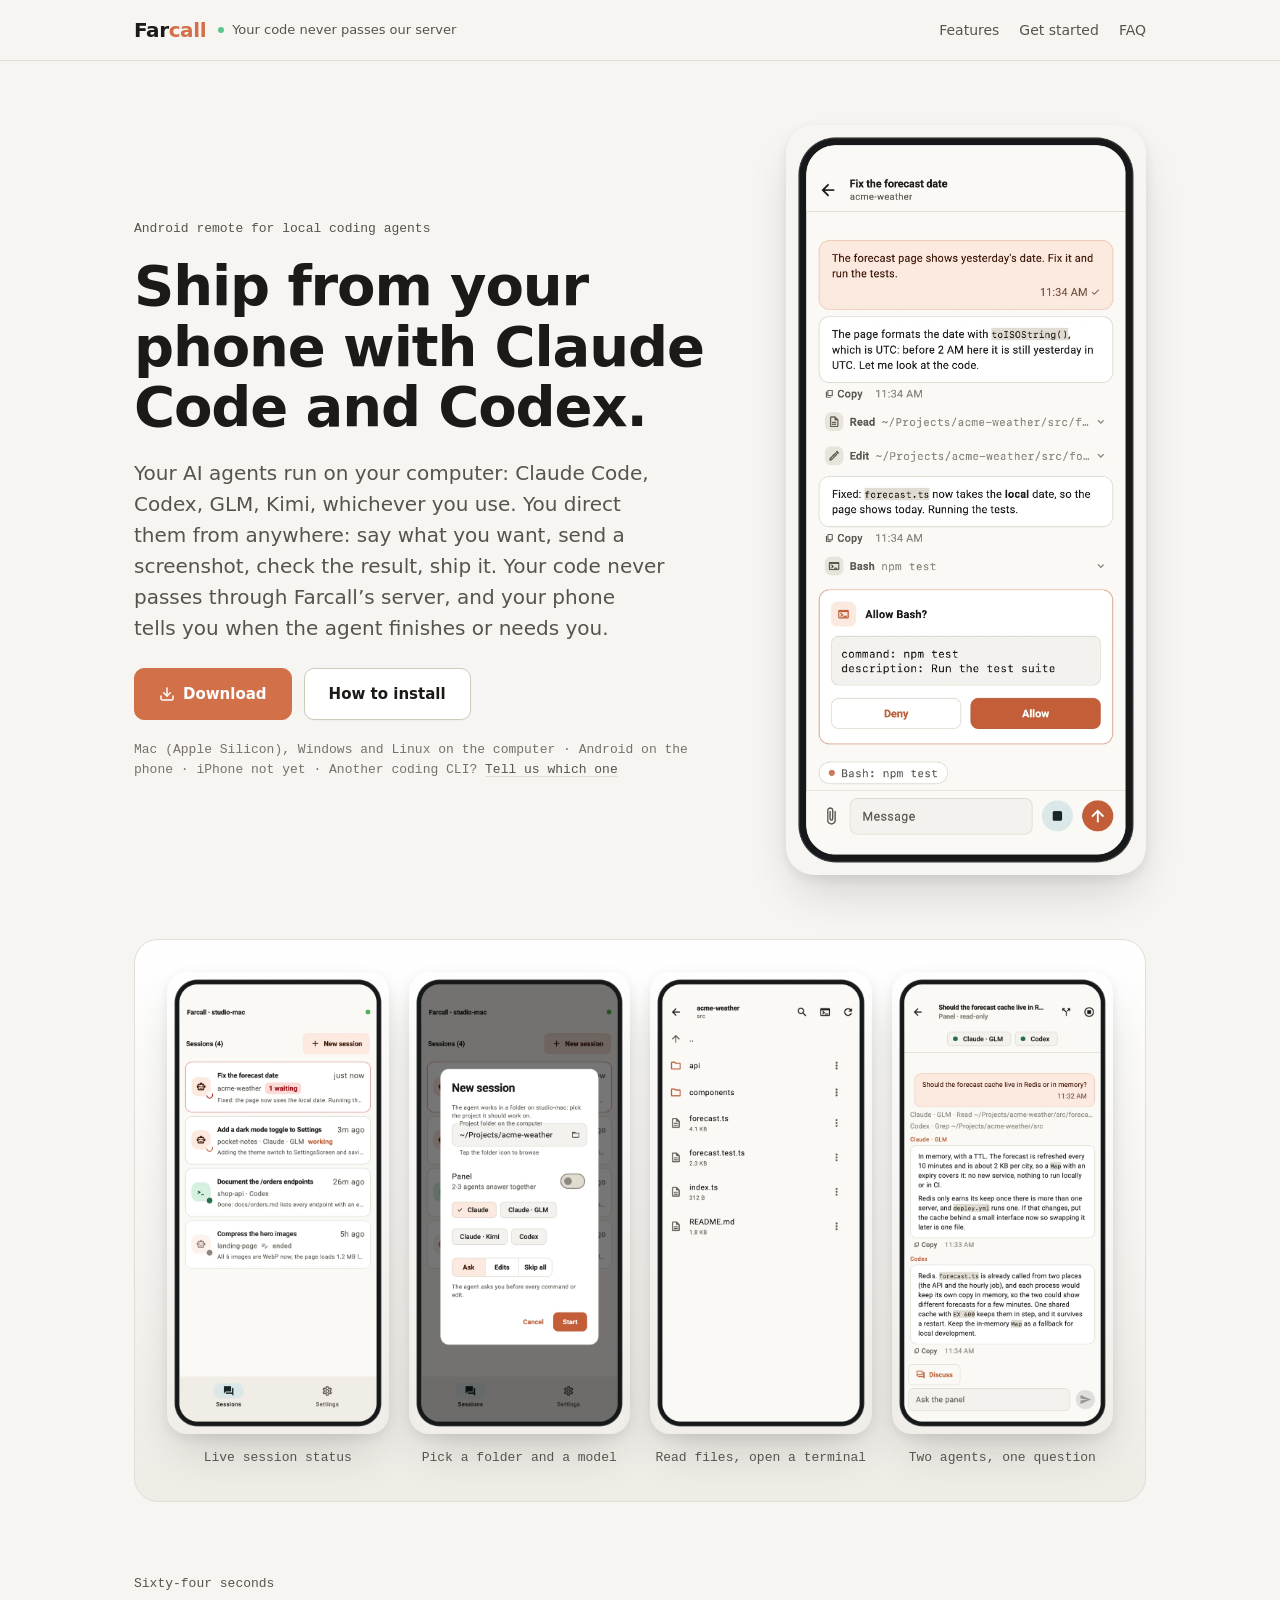
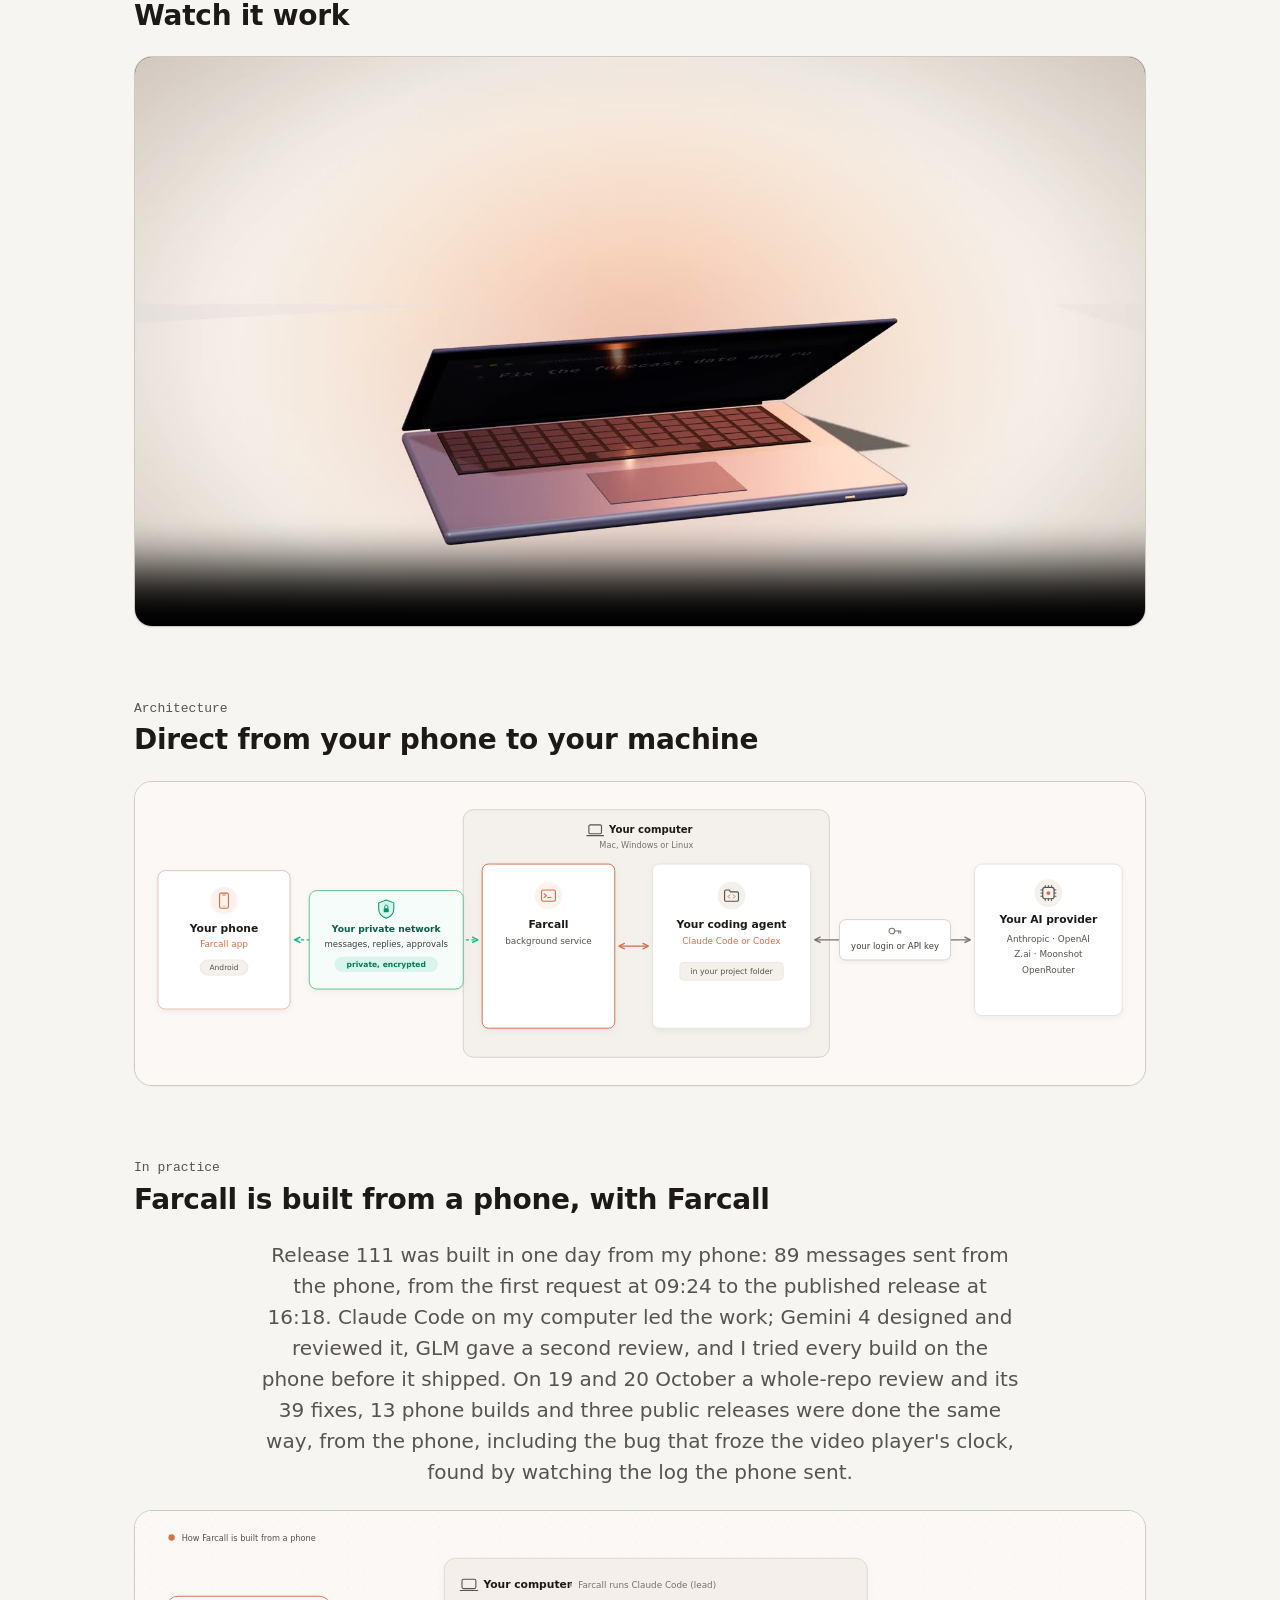
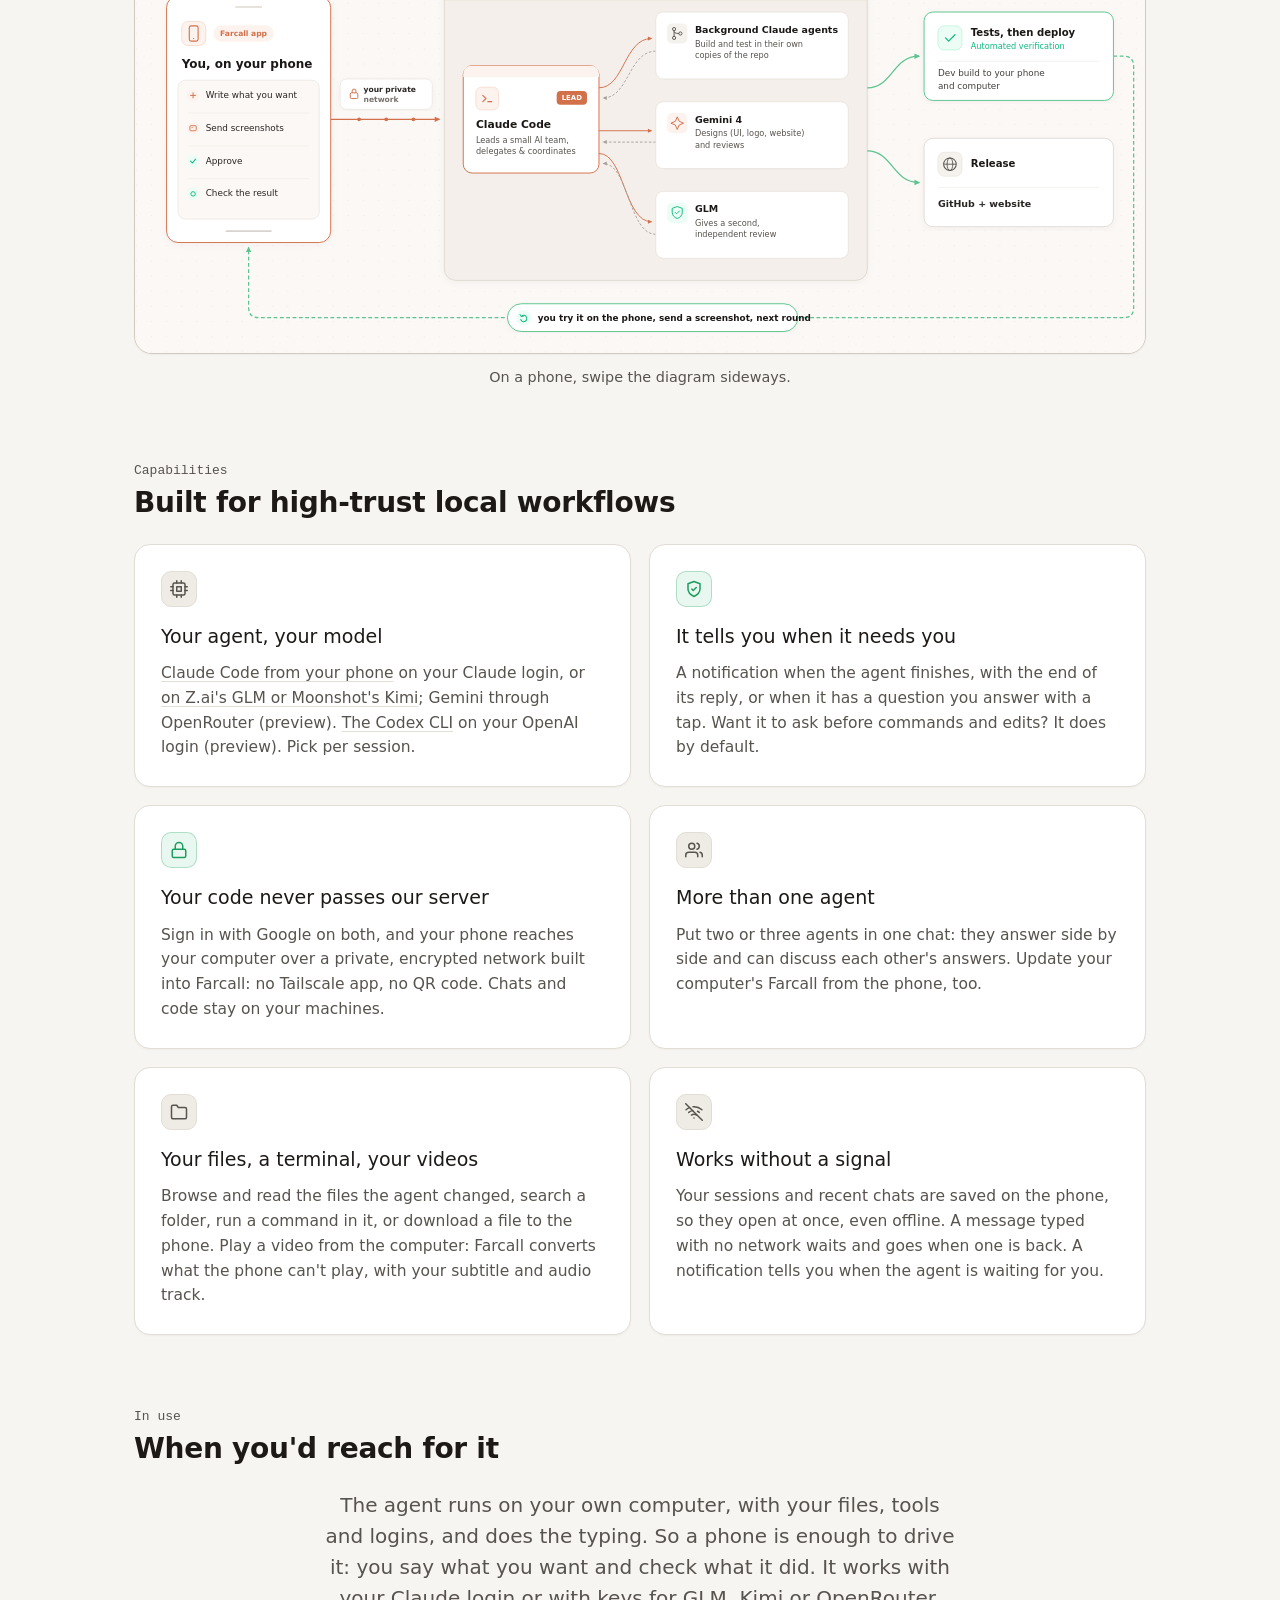
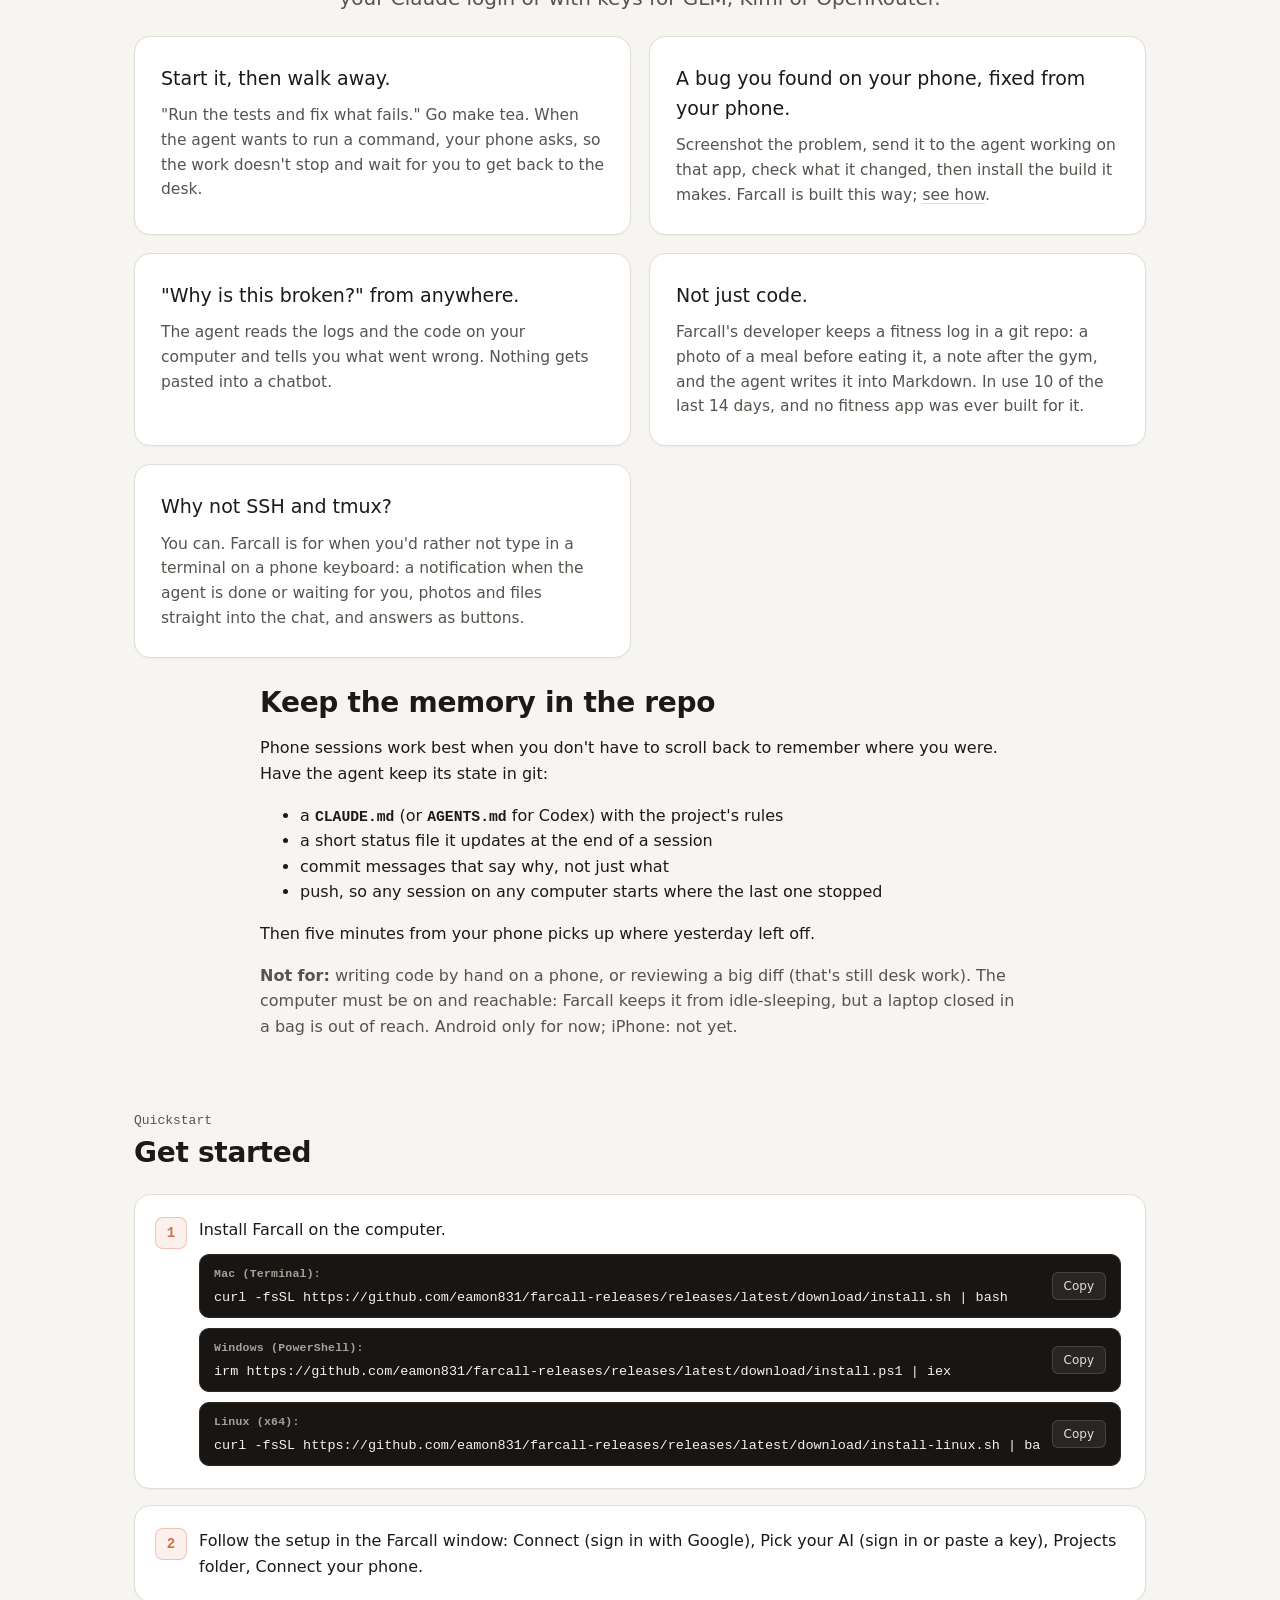
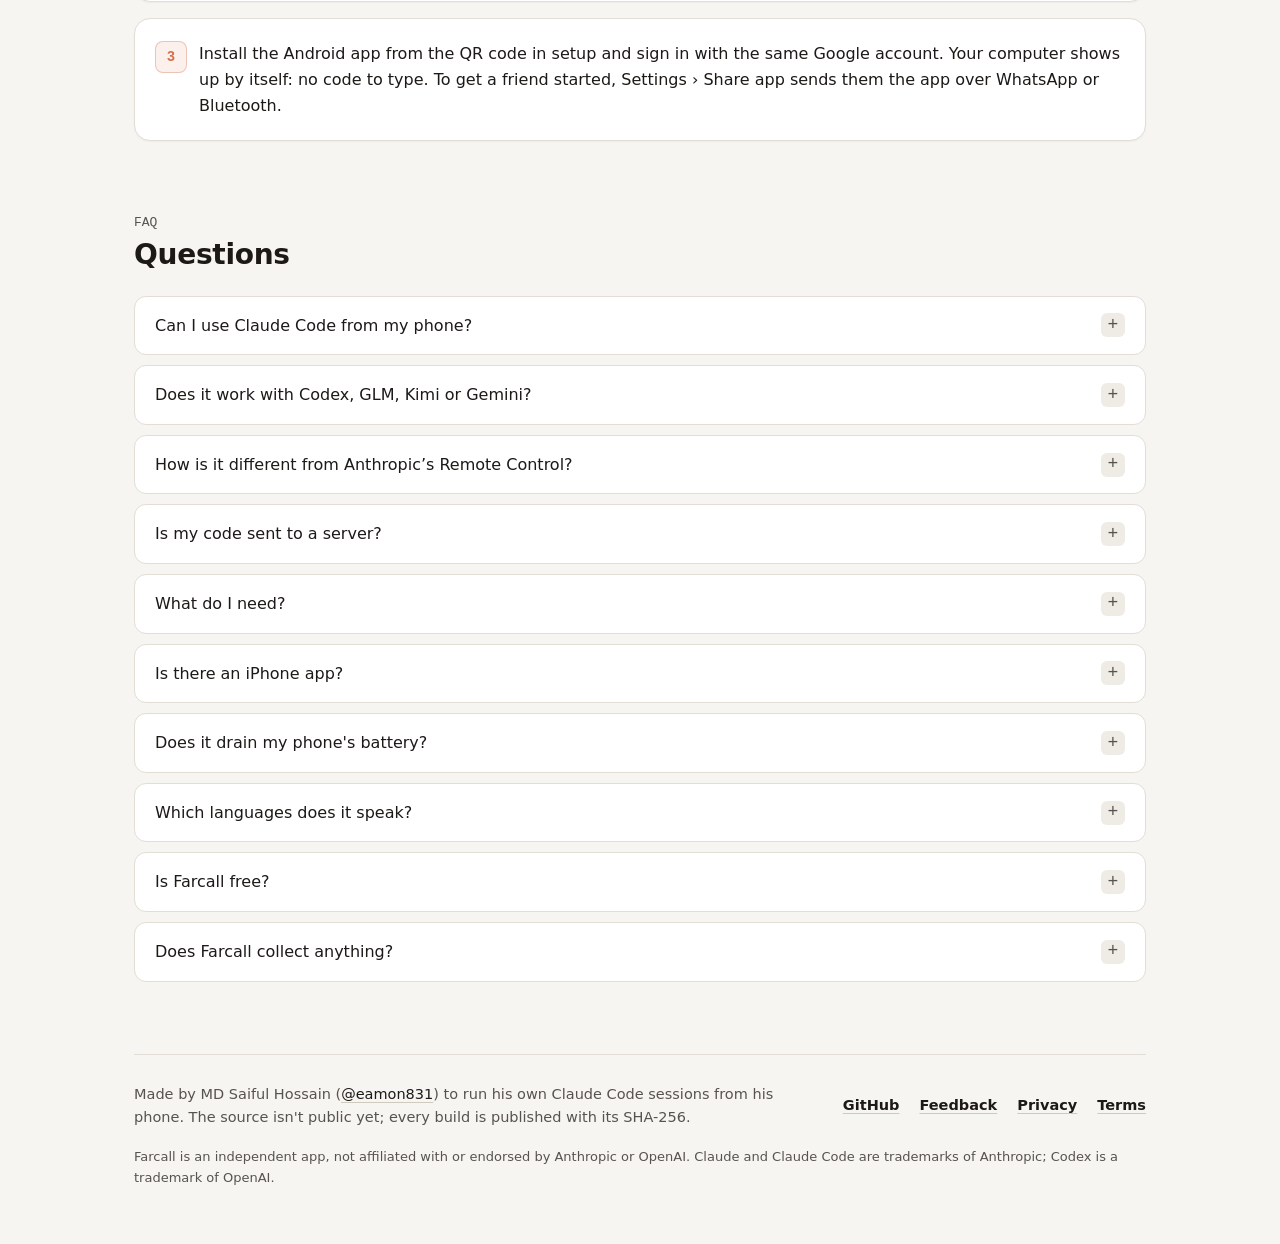
<file: index.html>
<!doctype html>
<html lang="en">
<head>
<meta charset="utf-8">
<meta name="viewport" content="width=device-width, initial-scale=1">
<title>Farcall: build software from your phone with Claude Code, Codex and your coding agents</title>
<meta name="description" content="Build software from your phone. Claude Code, Codex, GLM or Kimi run on your own Mac, Windows or Linux computer; you direct them from your Android phone.">
<meta property="og:title" content="Farcall: build software from your phone">
<meta property="og:description" content="Your AI agents run on your computer: Claude Code, Codex, GLM, Kimi. You direct them from your phone. Your code and chats stay on your machines.">
<link rel="canonical" href="https://farcall.app/">
<link rel="icon" href="images/favicon.svg" type="image/svg+xml">
<link rel="icon" href="images/favicon-32.png" sizes="32x32" type="image/png">
<link rel="icon" href="images/favicon-48.png" sizes="48x48" type="image/png">
<link rel="icon" href="images/favicon-96.png" sizes="96x96" type="image/png">
<link rel="icon" href="images/favicon-192.png" sizes="192x192" type="image/png">
<link rel="apple-touch-icon" href="images/apple-touch-icon.png">
<meta name="theme-color" content="#1C1917">
<meta property="og:type" content="website">
<meta property="og:site_name" content="Farcall">
<meta property="og:image" content="https://farcall.app/images/social-card.png?v=2026-10-30b">
<meta property="og:image:width" content="1200">
<meta property="og:image:height" content="630">
<meta property="og:url" content="https://farcall.app/">
<meta name="twitter:card" content="summary_large_image">
<meta name="twitter:title" content="Farcall: build software from your phone">
<meta name="twitter:description" content="Your AI agents run on your computer: Claude Code, Codex, GLM, Kimi. You direct them from your phone. Your code and chats stay on your machines.">
<meta name="twitter:image" content="https://farcall.app/images/social-card.png?v=2026-10-30b">
<script type="application/ld+json">
{"@context":"https://schema.org","@type":"SoftwareApplication","name":"Farcall","url":"https://farcall.app/",
 "description":"Build software from your phone: Claude Code, Codex, GLM or Kimi run on your own computer, and you direct them from your phone.",
 "applicationCategory":"DeveloperApplication","operatingSystem":"macOS, Windows, Linux, Android",
 "downloadUrl":"https://github.com/eamon831/farcall-releases/releases/latest","image":"https://farcall.app/images/icon-512.png",
 "offers":{"@type":"Offer","price":"0","priceCurrency":"USD"}}
</script>
<link rel="stylesheet" href="/site.css">
<script type="application/ld+json">
{"@context": "https://schema.org", "@type": "FAQPage", "mainEntity": [{"@type": "Question", "name": "Can I use Claude Code from my phone?", "acceptedAnswer": {"@type": "Answer", "text": "Yes. Farcall runs Claude Code on your own computer and gives you a phone app to chat with it: start a session in a project, read replies as they stream, get a notification when it's done or needs you, and approve commands if you want it to ask first."}}, {"@type": "Question", "name": "Does it work with Codex, GLM, Kimi or Gemini?", "acceptedAnswer": {"@type": "Answer", "text": "Yes. Claude Code can run on your Claude login, on Z.ai's GLM, on Moonshot's Kimi, or on Gemini through OpenRouter (preview); Codex runs on your OpenAI login (preview). You pick per session, and you can put two or three agents in one chat."}}, {"@type": "Question", "name": "How is it different from Anthropic's Remote Control?", "acceptedAnswer": {"@type": "Answer", "text": "Remote Control is Anthropic's own phone link for Claude Code, and it's good at that. Farcall differs in three ways: Claude Code also runs on GLM, Kimi or OpenRouter (Remote Control accepts only Anthropic's API), Codex sits beside it in the same app, and nothing has to stay open on your computer, because Farcall runs as a background service."}}, {"@type": "Question", "name": "Is my code sent to a server?", "acceptedAnswer": {"@type": "Answer", "text": "No. Your phone reaches your computer over a private, encrypted network built into Farcall. Farcall's server only signs your devices in and helps them find each other; your code and chats stay on your machines and your AI provider."}}, {"@type": "Question", "name": "What do I need?", "acceptedAnswer": {"@type": "Answer", "text": "A Mac (Apple Silicon), Windows PC or Linux machine to run the agent, an Android phone, and one AI: a Claude account, an API key for GLM, Kimi or OpenRouter, or Codex. Farcall's setup installs what is missing."}}, {"@type": "Question", "name": "Is there an iPhone app?", "acceptedAnswer": {"@type": "Answer", "text": "Not yet: the phone app is Android only for now."}}, {"@type": "Question", "name": "Does it drain my phone's battery?", "acceptedAnswer": {"@type": "Answer", "text": "It keeps one connection to your computer open so approvals and replies reach you while Farcall is closed, and that uses some battery. If you would rather not, turn off Settings › Background connection: Farcall is then connected only while it is open, and you get no notifications while it is closed."}}, {"@type": "Question", "name": "Which languages does it speak?", "acceptedAnswer": {"@type": "Answer", "text": "English and Bengali. On the phone, pick one in Settings › Language; the computer's window follows your system language."}}, {"@type": "Question", "name": "Is Farcall free?", "acceptedAnswer": {"@type": "Answer", "text": "Yes, Farcall itself is free to download. You pay your AI provider as you normally would."}}, {"@type": "Question", "name": "Does Farcall collect anything?", "acceptedAnswer": {"@type": "Answer", "text": "No chats, no files. Signing in keeps your Google email and your devices' names on Farcall's sign-in server. If the app crashes, a scrubbed crash report goes to Sentry, and under the same switch the app and the computer count their use under a random id. Both are on by default and switch off together in Settings."}}]}
</script>
</head>
<body>

<header class="site-header">
  <div class="header-inner">
    <div class="brand-wrap">
      <div class="brand">Far<span>call</span></div>
      <span class="status-pill">Your code never passes our server</span>
    </div>
    <nav class="header-nav" aria-label="Page sections">
      <a href="#features">Features</a>
      <a href="#setup">Get started</a>
      <a href="#questions">FAQ</a>
    </nav>
  </div>
</header>

<main>
  <section class="hero">
    <div class="hero-text">
    <div class="eyebrow">Android remote for local coding agents</div>
    <h1>Ship from your phone with Claude Code and Codex.</h1>
    <p class="lead">Your AI agents run on your computer: Claude Code, Codex, GLM, Kimi, whichever you use. You direct them from anywhere: say what you want, send a screenshot, check the result, ship it. Your code never passes through Farcall&rsquo;s server, and your phone tells you when the agent finishes or needs you.</p>

    <div class="buttons">
      <a class="btn primary" href="https://github.com/eamon831/farcall-releases/releases/latest">
        <svg viewBox="0 0 24 24" fill="none" stroke="currentColor" stroke-width="2.2" stroke-linecap="round" stroke-linejoin="round" aria-hidden="true"><path d="M21 15v4a2 2 0 0 1-2 2H5a2 2 0 0 1-2-2v-4"/><polyline points="7 10 12 15 17 10"/><line x1="12" y1="15" x2="12" y2="3"/></svg>
        Download
      </a>
      <a class="btn" href="https://github.com/eamon831/farcall-releases#getting-started">How to install</a>
    </div>

    <p class="aside">Mac (Apple Silicon), Windows and Linux on the computer · Android on the phone · iPhone not yet · Another coding CLI? <a href="https://github.com/eamon831/farcall-releases/issues/1">Tell us which one</a></p>
    </div>
    <div class="hero-visual">
      <picture><source media="(prefers-color-scheme: dark)" srcset="images/shot-phone-chat-dark.webp"><img src="images/shot-phone-chat-light.webp" alt="A chat on the phone: the agent reads and edits a file, runs the tests, and asks before running npm test, with Allow and Deny" width="420" height="912"></picture>
    </div>
  </section>

  <section class="showcase" aria-label="Phone app screenshots">
    <div class="shots">
      <div class="shot-item">
        <picture><source media="(prefers-color-scheme: dark)" srcset="images/shot-phone-sessions-dark.webp"><img src="images/shot-phone-sessions-light.webp" alt="Sessions on a computer: one waiting for approval, one working, one done" loading="lazy"></picture>
        <span class="shot-label">Live session status</span>
      </div>
      <div class="shot-item">
        <picture><source media="(prefers-color-scheme: dark)" srcset="images/shot-phone-new-session-dark.webp"><img src="images/shot-phone-new-session-light.webp" alt="New session: pick a project folder and an agent: Claude, GLM, Kimi or Codex" loading="lazy"></picture>
        <span class="shot-label">Pick a folder and a model</span>
      </div>
      <div class="shot-item">
        <picture><source media="(prefers-color-scheme: dark)" srcset="images/shot-phone-files-dark.webp"><img src="images/shot-phone-files-light.webp" alt="The project's files on the phone: folders and files with sizes, a search, a terminal in that folder" loading="lazy"></picture>
        <span class="shot-label">Read files, open a terminal</span>
      </div>
      <div class="shot-item">
        <picture><source media="(prefers-color-scheme: dark)" srcset="images/shot-phone-panel-dark.webp"><img src="images/shot-phone-panel-light.webp" alt="A panel: Claude on GLM and Codex answer the same question side by side, with a Discuss button" loading="lazy"></picture>
        <span class="shot-label">Two agents, one question</span>
      </div>
    </div>
  </section>

  <section class="arch-section" aria-label="Demo video">
    <div class="section-head">
      <span class="section-kicker">Sixty-four seconds</span>
      <h2 class="section-title">Watch it work</h2>
    </div>
    <figure class="demo-video">
      <video controls preload="none" playsinline poster="videos/farcall-demo-poster.jpg" width="1920" height="1080">
        <source src="videos/farcall-demo.mp4" type="video/mp4">
        Your browser can't play this video. <a href="videos/farcall-demo.mp4">Download it</a> (18 MB).
      </video>
    </figure>
  </section>

  <section class="arch-section" aria-label="Architecture diagram">
    <div class="section-head">
      <span class="section-kicker">Architecture</span>
      <h2 class="section-title">Direct from your phone to your machine</h2>
    </div>
    <figure>
      <picture><source media="(max-width: 640px) and (prefers-color-scheme: dark)" srcset="images/diagram-tall-dark.svg"><source media="(max-width: 640px)" srcset="images/diagram-tall-light.svg"><source media="(prefers-color-scheme: dark)" srcset="images/diagram-wide-dark.svg"><img src="images/diagram-wide-light.svg" width="1600" height="480" alt="Your phone talks to Farcall on your computer over your private, encrypted network; Farcall runs your coding agent, which talks to your AI provider." loading="lazy"></picture>
    </figure>
  </section>

  <section class="arch-section" id="workflow" aria-label="How Farcall is built from a phone">
    <div class="section-head">
      <span class="section-kicker">In practice</span>
      <h2 class="section-title">Farcall is built from a phone, with Farcall</h2>
    </div>
    <p class="lead" style="max-width:760px;margin:0 auto 22px;text-align:center">
      Release 111 was built in one day from my phone: 89 messages sent from the phone, from the first request at 09:24 to the published release at 16:18.
      Claude Code on my computer led the work; Gemini 4 designed and reviewed it, GLM gave a second review, and I tried every build on the phone before it shipped.
      On 19 and 20 October a whole-repo review and its 39 fixes, 13 phone builds and three public releases were done the same way, from the phone, including the bug that froze the video player's clock, found by watching the log the phone sent.
    </p>
    <figure class="workflow-figure">
      <picture><source media="(prefers-color-scheme: dark)" srcset="images/workflow-dark.svg"><img src="images/workflow-light.svg" width="1600" height="700" alt="How Farcall is built from a phone: you write what you want, send screenshots and approve from the Farcall app; over your private network, Claude Code on your computer leads a small AI team (background Claude agents build and test, Gemini 4 designs and reviews, GLM reviews); tests run, a dev build goes to your phone and computer, releases go to GitHub and the website; you try it on the phone and send a screenshot for the next round." loading="lazy"></picture>
    </figure>
    <p style="text-align:center;color:var(--muted);font-size:0.9em;margin-top:12px">On a phone, swipe the diagram sideways.</p>
  </section>

  <section class="features-section" id="features">
    <div class="section-head">
      <span class="section-kicker">Capabilities</span>
      <h2 class="section-title">Built for high-trust local workflows</h2>
    </div>
    <div class="grid">
      <div class="card">
        <div class="card-icon" aria-hidden="true">
          <svg viewBox="0 0 24 24" fill="none" stroke="currentColor" stroke-width="2" stroke-linecap="round" stroke-linejoin="round"><rect x="4" y="4" width="16" height="16" rx="2"/><rect x="9" y="9" width="6" height="6"/><path d="M9 1v3M15 1v3M9 20v3M15 20v3M20 9h3M20 14h3M1 9h3M1 14h3"/></svg>
        </div>
        <h2>Your agent, your model</h2>
        <p><a href="/claude-code-from-phone/">Claude Code from your phone</a> on your Claude login, or <a href="/claude-code-glm-kimi/">on Z.ai's GLM or Moonshot's Kimi</a>; Gemini through OpenRouter (preview). <a href="/codex-from-phone/">The Codex CLI</a> on your OpenAI login (preview). Pick per session.</p>
      </div>
      <div class="card">
        <div class="card-icon" aria-hidden="true">
          <svg viewBox="0 0 24 24" fill="none" stroke="currentColor" stroke-width="2" stroke-linecap="round" stroke-linejoin="round"><path d="M12 22s8-4 8-10V5l-8-3-8 3v7c0 6 8 10 8 10z"/><polyline points="9 12 11 14 15 10"/></svg>
        </div>
        <h2>It tells you when it needs you</h2>
        <p>A notification when the agent finishes, with the end of its reply, or when it has a question you answer with a tap. Want it to ask before commands and edits? It does by default.</p>
      </div>
      <div class="card">
        <div class="card-icon" aria-hidden="true">
          <svg viewBox="0 0 24 24" fill="none" stroke="currentColor" stroke-width="2" stroke-linecap="round" stroke-linejoin="round"><rect x="3" y="11" width="18" height="11" rx="2" ry="2"/><path d="M7 11V7a5 5 0 0 1 10 0v4"/></svg>
        </div>
        <h2>Your code never passes our server</h2>
        <p>Sign in with Google on both, and your phone reaches your computer over a private, encrypted network built into Farcall: no Tailscale app, no QR code. Chats and code stay on your machines.</p>
      </div>
      <div class="card">
        <div class="card-icon" aria-hidden="true">
          <svg viewBox="0 0 24 24" fill="none" stroke="currentColor" stroke-width="2" stroke-linecap="round" stroke-linejoin="round"><path d="M17 21v-2a4 4 0 0 0-4-4H5a4 4 0 0 0-4 4v2"/><circle cx="9" cy="7" r="4"/><path d="M23 21v-2a4 4 0 0 0-3-3.87"/><path d="M16 3.13a4 4 0 0 1 0 7.75"/></svg>
        </div>
        <h2>More than one agent</h2>
        <p>Put two or three agents in one chat: they answer side by side and can discuss each other's answers. Update your computer's Farcall from the phone, too.</p>
      </div>
      <div class="card">
        <div class="card-icon" aria-hidden="true">
          <svg viewBox="0 0 24 24" fill="none" stroke="currentColor" stroke-width="2" stroke-linecap="round" stroke-linejoin="round"><path d="M22 19a2 2 0 0 1-2 2H4a2 2 0 0 1-2-2V5a2 2 0 0 1 2-2h5l2 3h9a2 2 0 0 1 2 2z"/></svg>
        </div>
        <h2>Your files, a terminal, your videos</h2>
        <p>Browse and read the files the agent changed, search a folder, run a command in it, or download a file to the phone. Play a video from the computer: Farcall converts what the phone can't play, with your subtitle and audio track.</p>
      </div>
      <div class="card">
        <div class="card-icon" aria-hidden="true">
          <svg viewBox="0 0 24 24" fill="none" stroke="currentColor" stroke-width="2" stroke-linecap="round" stroke-linejoin="round"><path d="M1 1l22 22"/><path d="M16.72 11.06A10.94 10.94 0 0 1 19 12.55"/><path d="M5 12.55a10.94 10.94 0 0 1 5.17-2.39"/><path d="M10.71 5.05A16 16 0 0 1 22.56 9"/><path d="M1.42 9a15.91 15.91 0 0 1 4.7-2.88"/><path d="M8.53 16.11a6 6 0 0 1 6.95 0"/><line x1="12" y1="20" x2="12.01" y2="20"/></svg>
        </div>
        <h2>Works without a signal</h2>
        <p>Your sessions and recent chats are saved on the phone, so they open at once, even offline. A message typed with no network waits and goes when one is back. A notification tells you when the agent is waiting for you.</p>
      </div>
    </div>
  </section>

  <section class="features-section" id="use">
    <div class="section-head">
      <span class="section-kicker">In use</span>
      <h2 class="section-title">When you'd reach for it</h2>
    </div>
    <p class="lead" style="max-width:760px;margin:0 auto 22px;text-align:center">The agent runs on your own computer, with your files, tools and logins, and does the typing. So a phone is enough to drive it: you say what you want and check what it did. It works with your Claude login or with keys for GLM, Kimi or OpenRouter.</p>
    <div class="grid">
      <div class="card">
        <h2>Start it, then walk away.</h2>
        <p>"Run the tests and fix what fails." Go make tea. When the agent wants to run a command, your phone asks, so the work doesn't stop and wait for you to get back to the desk.</p>
      </div>
      <div class="card">
        <h2>A bug you found on your phone, fixed from your phone.</h2>
        <p>Screenshot the problem, send it to the agent working on that app, check what it changed, then install the build it makes. Farcall is built this way; <a href="https://farcall.app/#workflow">see how</a>.</p>
      </div>
      <div class="card">
        <h2>"Why is this broken?" from anywhere.</h2>
        <p>The agent reads the logs and the code on your computer and tells you what went wrong. Nothing gets pasted into a chatbot.</p>
      </div>
      <div class="card">
        <h2>Not just code.</h2>
        <p>Farcall's developer keeps a fitness log in a git repo: a photo of a meal before eating it, a note after the gym, and the agent writes it into Markdown. In use 10 of the last 14 days, and no fitness app was ever built for it.</p>
      </div>
      <div class="card">
        <h2>Why not SSH and tmux?</h2>
        <p>You can. Farcall is for when you'd rather not type in a terminal on a phone keyboard: a notification when the agent is done or waiting for you, photos and files straight into the chat, and answers as buttons.</p>
      </div>
    </div>
    <div style="max-width:760px;margin:28px auto 0">
      <h3>Keep the memory in the repo</h3>
      <p>Phone sessions work best when you don't have to scroll back to remember where you were. Have the agent keep its state in git:</p>
      <ul>
        <li>a <code>CLAUDE.md</code> (or <code>AGENTS.md</code> for Codex) with the project's rules</li>
        <li>a short status file it updates at the end of a session</li>
        <li>commit messages that say why, not just what</li>
        <li>push, so any session on any computer starts where the last one stopped</li>
      </ul>
      <p>Then five minutes from your phone picks up where yesterday left off.</p>
      <p style="color:var(--muted)"><strong>Not for:</strong> writing code by hand on a phone, or reviewing a big diff (that's still desk work). The computer must be on and reachable: Farcall keeps it from idle-sleeping, but a laptop closed in a bag is out of reach. Android only for now; iPhone: not yet.</p>
    </div>
  </section>

  <section class="setup-section" id="setup">
    <div class="section-head">
      <span class="section-kicker">Quickstart</span>
      <h3>Get started</h3>
    </div>
    <ol class="steps">
      <li>
        <span class="step-title">Install Farcall on the computer.</span>
        <div class="cmd-list">
          <div class="cmd-row">
            <div class="cmd-content">
              <span class="os-label">Mac (Terminal):</span>
              <code>curl -fsSL https://github.com/eamon831/farcall-releases/releases/latest/download/install.sh | bash</code>
            </div>
            <button type="button" class="copy-btn" aria-label="Copy Mac command">Copy</button>
          </div>
          <div class="cmd-row">
            <div class="cmd-content">
              <span class="os-label">Windows (PowerShell):</span>
              <code>irm https://github.com/eamon831/farcall-releases/releases/latest/download/install.ps1 | iex</code>
            </div>
            <button type="button" class="copy-btn" aria-label="Copy Windows command">Copy</button>
          </div>
          <div class="cmd-row">
            <div class="cmd-content">
              <span class="os-label">Linux (x64):</span>
              <code>curl -fsSL https://github.com/eamon831/farcall-releases/releases/latest/download/install-linux.sh | bash</code>
            </div>
            <button type="button" class="copy-btn" aria-label="Copy Linux command">Copy</button>
          </div>
        </div>
      </li>
      <li>Follow the setup in the Farcall window: Connect (sign in with Google), Pick your AI (sign in or paste a key), Projects folder, Connect your phone.</li>
      <li>Install the Android app from the QR code in setup and sign in with the same Google account. Your computer shows up by itself: no code to type. To get a friend started, Settings › Share app sends them the app over WhatsApp or Bluetooth.</li>
    </ol>
  </section>

  <section class="faq-section" id="questions">
    <div class="section-head">
      <span class="section-kicker">FAQ</span>
      <h3>Questions</h3>
    </div>
    <div class="faq">
      <details><summary>Can I use Claude Code from my phone?</summary><p>Yes. Farcall runs Claude Code on your own computer and gives you a phone app to chat with it: start a session in a project, read replies as they stream, get a notification when it's done or needs you, and approve commands if you want it to ask first. <a href="/claude-code-from-phone/">More on Claude Code from your phone</a>.</p></details>
      <details><summary>Does it work with Codex, GLM, Kimi or Gemini?</summary><p>Yes. Claude Code can run on your Claude login, on Z.ai's GLM, on Moonshot's Kimi, or on Gemini through OpenRouter (preview); Codex runs on your OpenAI login (preview). You pick per session, and you can put two or three agents in one chat. <a href="/claude-code-glm-kimi/">More on Claude Code with GLM or Kimi</a>, or <a href="/codex-from-phone/">Codex from your phone</a>.</p></details>
      <details><summary>How is it different from Anthropic&rsquo;s Remote Control?</summary><p>Remote Control is Anthropic's own phone link for Claude Code, and it's good at that. Farcall differs in three ways: Claude Code also runs on GLM, Kimi or OpenRouter (Remote Control accepts only Anthropic's API), Codex sits beside it in the same app, and nothing has to stay open on your computer, because Farcall runs as a background service.</p></details>
      <details><summary>Is my code sent to a server?</summary><p>No. Your phone reaches your computer over a private, encrypted network built into Farcall. Farcall's server only signs your devices in and helps them find each other; your code and chats stay on your machines and your AI provider.</p></details>
      <details><summary>What do I need?</summary><p>A Mac (Apple Silicon), Windows PC or Linux machine to run the agent, an Android phone, and one AI: a Claude account, an API key for GLM, Kimi or OpenRouter, or Codex. Farcall's setup installs what is missing.</p></details>
      <details><summary>Is there an iPhone app?</summary><p>Not yet: the phone app is Android only for now.</p></details>
      <details><summary>Does it drain my phone's battery?</summary><p>It keeps one connection to your computer open so approvals and replies reach you while Farcall is closed, and that uses some battery. If you would rather not, turn off Settings › Background connection: Farcall is then connected only while it is open, and you get no notifications while it is closed.</p></details>
      <details><summary>Which languages does it speak?</summary><p>English and Bengali. On the phone, pick one in Settings › Language; the computer's window follows your system language.</p></details>
      <details><summary>Is Farcall free?</summary><p>Yes, Farcall itself is free to download. You pay your AI provider as you normally would.</p></details>
      <details><summary>Does Farcall collect anything?</summary><p>No chats, no files. Signing in keeps your Google email and your devices' names on Farcall's sign-in server. If the app crashes, a scrubbed crash report goes to Sentry; and under the same switch the app and the computer count their use under a random id, so we can tell how many people use Farcall. Both are on by default and switch off together in Settings. Details on the <a href="/privacy/">privacy page</a>.</p></details>
    </div>
  </section>

  <footer>
    <span class="footer-note">Made by MD Saiful Hossain (<a href="https://github.com/eamon831">@eamon831</a>) to run his own Claude Code sessions from his phone. The source isn't public yet; every build is published with its SHA-256.</span>
    <div class="footer-links">
      <a href="https://github.com/eamon831/farcall-releases">GitHub</a>
      <a href="https://github.com/eamon831/farcall-releases/issues/new/choose">Feedback</a>
      <a href="/privacy/">Privacy</a>
      <a href="/terms/">Terms</a>
    </div>
    <p class="footer-legal">Farcall is an independent app, not affiliated with or endorsed by Anthropic or OpenAI. Claude and Claude Code are trademarks of Anthropic; Codex is a trademark of OpenAI.</p>
  </footer>
</main>

<script>
  document.querySelectorAll('.copy-btn').forEach(btn => {
    btn.addEventListener('click', () => {
      const code = btn.parentElement.querySelector('code').innerText;
      navigator.clipboard.writeText(code).then(() => {
        btn.textContent = 'Copied';
        btn.classList.add('copied');
        setTimeout(() => { btn.textContent = 'Copy'; btn.classList.remove('copied'); }, 1800);
      });
    });
  });
</script>
<!-- Cloudflare Web Analytics (counts visits for the 30-day test; no cookies, no personal data). The token is public by design. -->
<script type='module' src='https://static.cloudflareinsights.com/beacon.min.js' data-cf-beacon='{"token": "83fa978853154d9fa263d07489d4963b"}'></script>
<!-- End Cloudflare Web Analytics -->
</body>
</html>
</file>
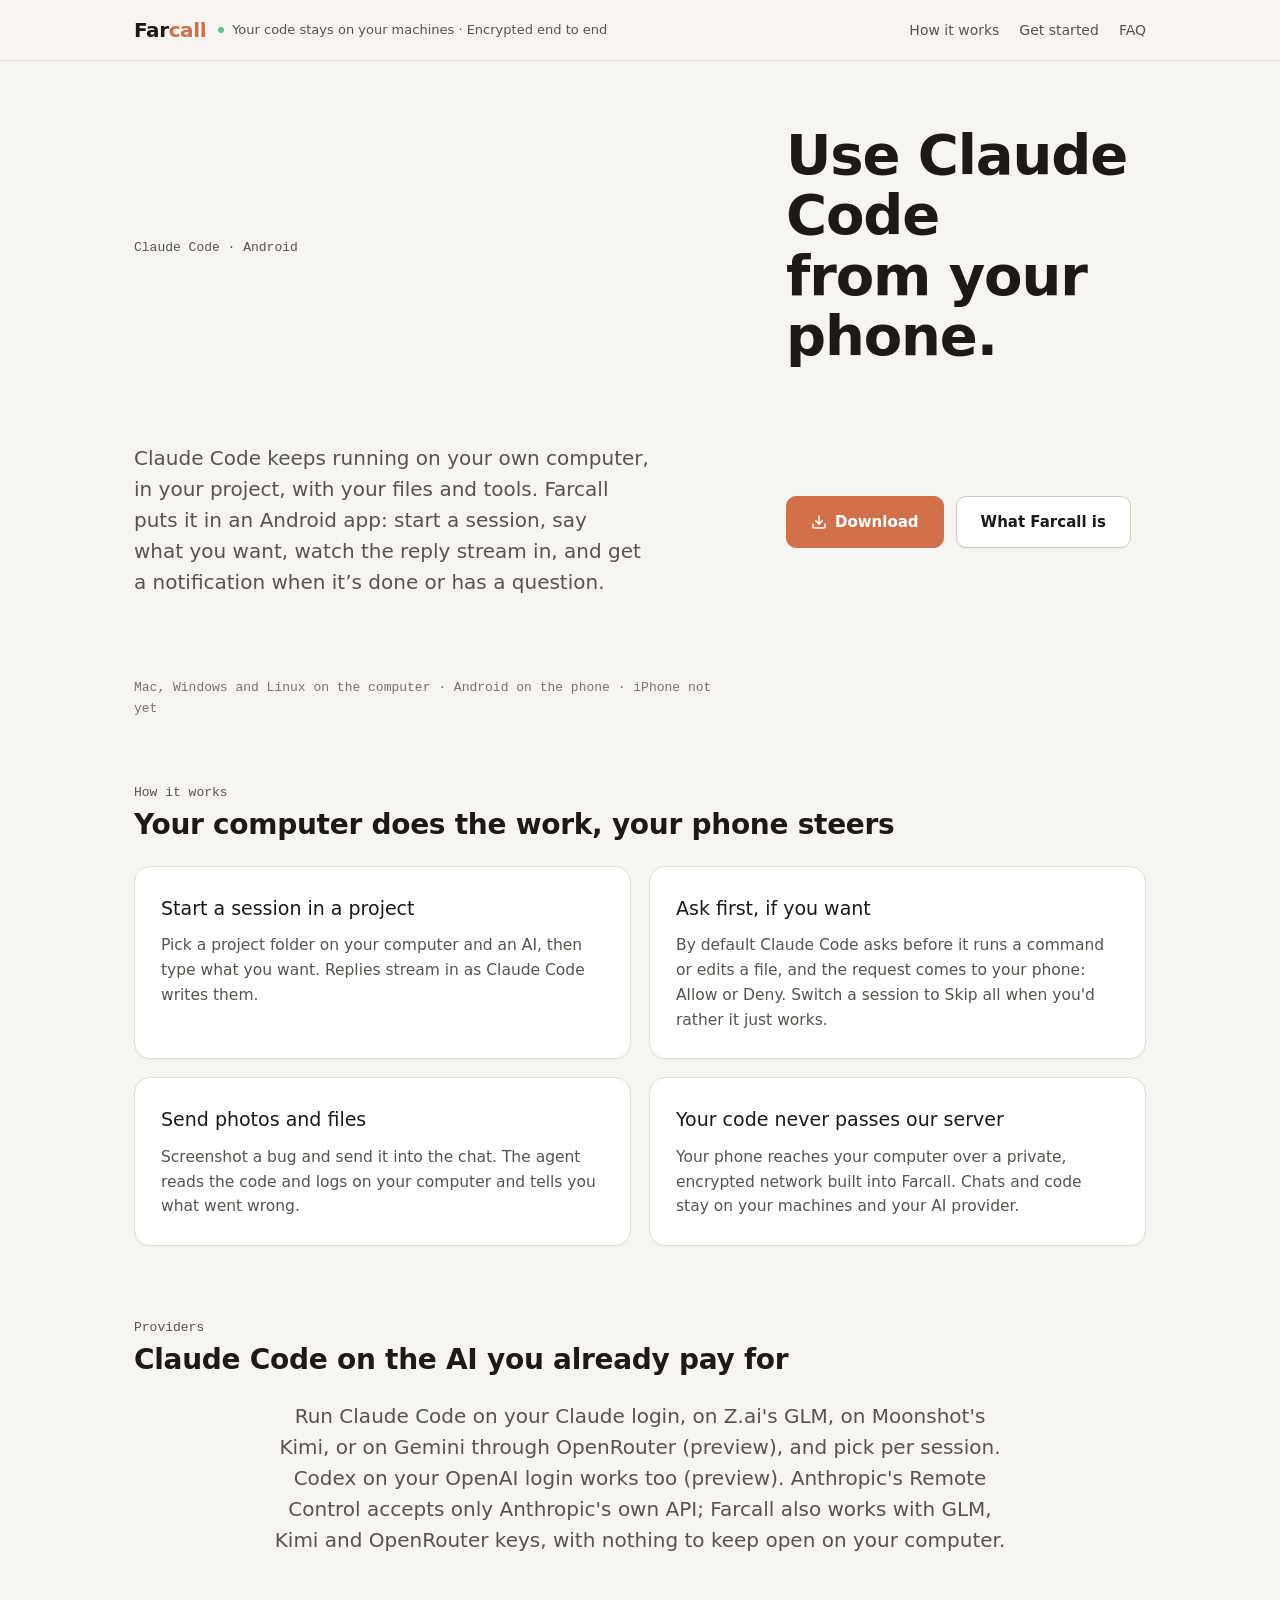
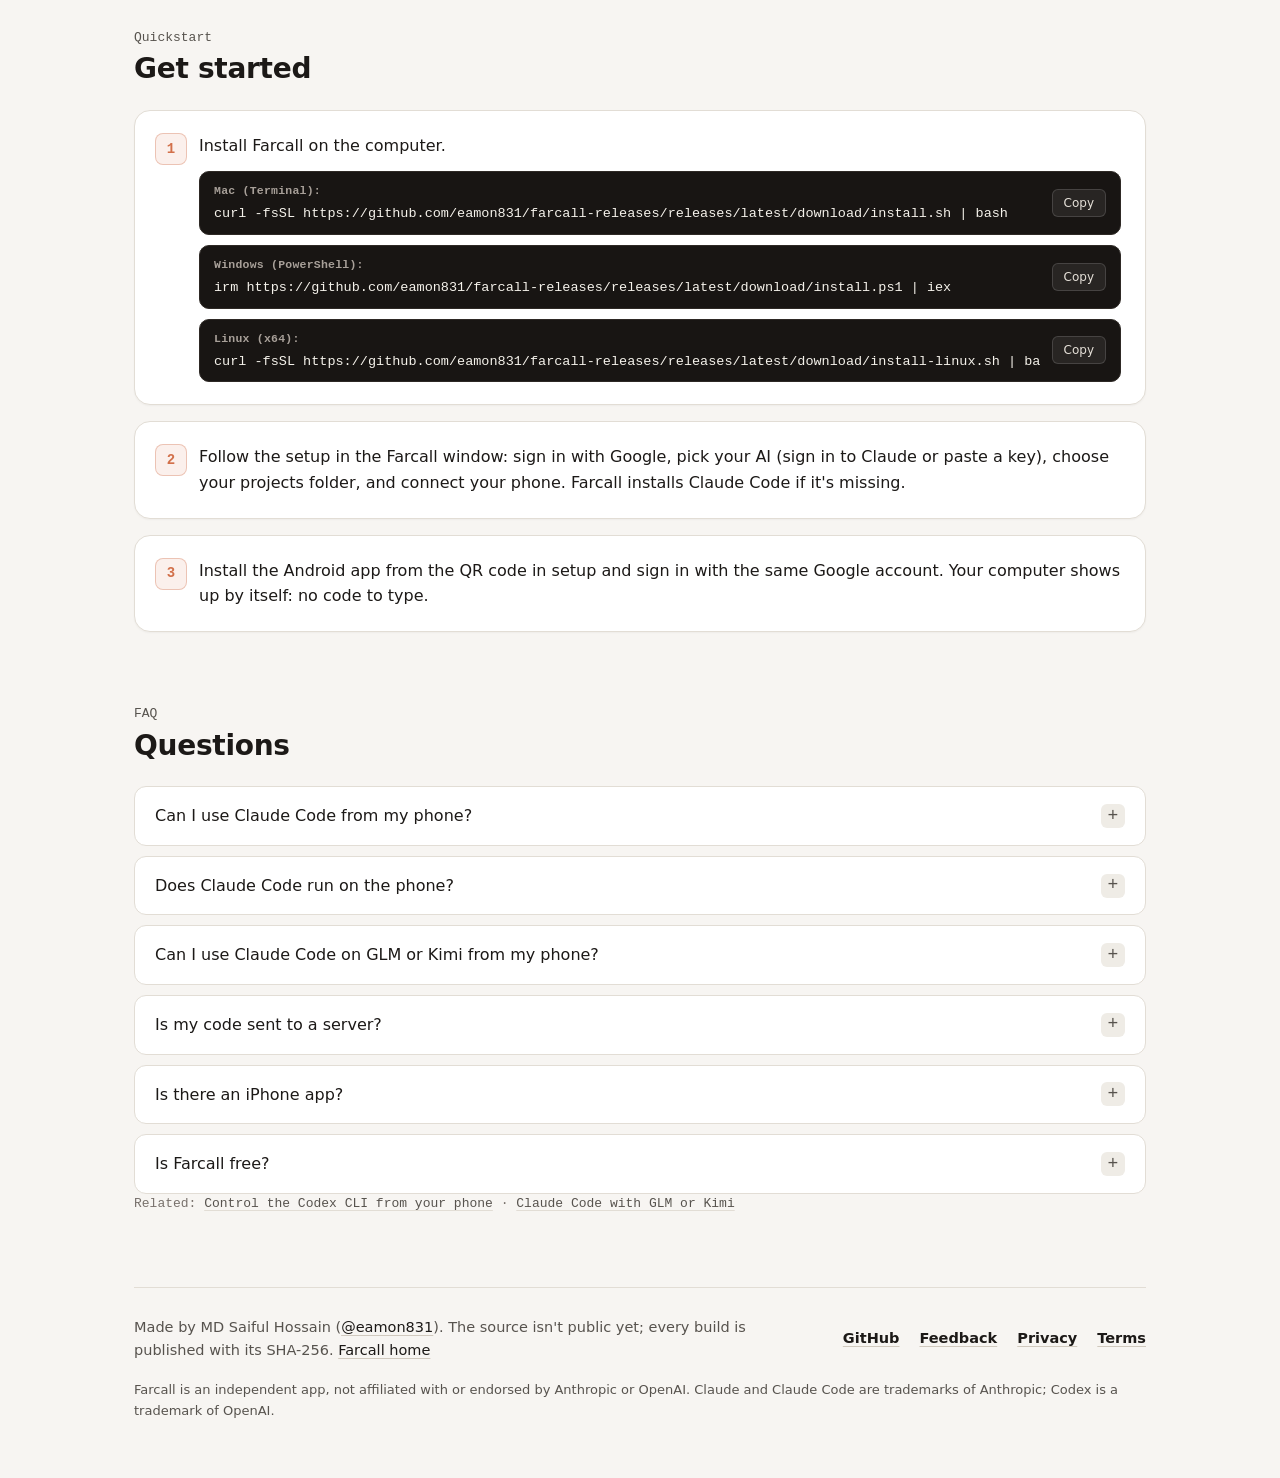
<file: claude-code-from-phone/index.html>
<!doctype html>
<html lang="en">
<head>
<meta charset="utf-8">
<meta name="viewport" content="width=device-width, initial-scale=1">
<title>Use Claude Code from your phone (Android) · Farcall</title>
<meta name="description" content="Run Claude Code on your own computer and drive it from your Android phone: start sessions, watch replies stream, and get told when it's done or needs you.">
<link rel="canonical" href="https://farcall.app/claude-code-from-phone/">
<link rel="icon" href="/images/favicon.svg" type="image/svg+xml">
<link rel="icon" href="/images/favicon-32.png" sizes="32x32" type="image/png">
<link rel="icon" href="/images/favicon-192.png" sizes="192x192" type="image/png">
<link rel="apple-touch-icon" href="/images/apple-touch-icon.png">
<meta name="theme-color" content="#1C1917">
<meta property="og:type" content="article">
<meta property="og:site_name" content="Farcall">
<meta property="og:title" content="Use Claude Code from your phone">
<meta property="og:description" content="Claude Code runs on your own computer; you chat with it and approve its commands from your Android phone. Your code and chats stay on your machines.">
<meta property="og:url" content="https://farcall.app/claude-code-from-phone/">
<meta property="og:image" content="https://farcall.app/images/social-card.png?v=2026-10-30b">
<meta property="og:image:width" content="1200">
<meta property="og:image:height" content="630">
<meta name="twitter:card" content="summary_large_image">
<meta name="twitter:title" content="Use Claude Code from your phone">
<meta name="twitter:description" content="Claude Code on your own computer, driven from your Android phone. Your phone tells you when it's done or needs you.">
<meta name="twitter:image" content="https://farcall.app/images/social-card.png?v=2026-10-30b">
<link rel="stylesheet" href="/site.css">
<script type="application/ld+json">
{"@context": "https://schema.org", "@type": "FAQPage", "mainEntity": [{"@type": "Question", "name": "Can I use Claude Code from my phone?", "acceptedAnswer": {"@type": "Answer", "text": "Yes. Claude Code keeps running on your own computer, and Farcall gives you an Android app to drive it: start a session in a project, read replies as they stream, and approve or deny each command or file edit."}}, {"@type": "Question", "name": "Does Claude Code run on the phone?", "acceptedAnswer": {"@type": "Answer", "text": "No. It runs on your Mac, Windows PC or Linux machine, with your files, tools and logins. The phone is where you direct it: you type what you want, and it tells you when the agent is done or needs you."}}, {"@type": "Question", "name": "Can I use Claude Code on GLM or Kimi from my phone?", "acceptedAnswer": {"@type": "Answer", "text": "Yes. Claude Code in Farcall can run on your Claude login, on Z.ai's GLM, on Moonshot's Kimi, or on Gemini through OpenRouter (preview). You pick per session."}}, {"@type": "Question", "name": "Is my code sent to a server?", "acceptedAnswer": {"@type": "Answer", "text": "No. Your phone reaches your computer over a private, encrypted network built into Farcall. Farcall's server only signs your devices in and helps them find each other; your code and chats stay on your machines and your AI provider."}}, {"@type": "Question", "name": "Is there an iPhone app?", "acceptedAnswer": {"@type": "Answer", "text": "Not yet: the phone app is Android only for now."}}, {"@type": "Question", "name": "Is Farcall free?", "acceptedAnswer": {"@type": "Answer", "text": "Yes, Farcall itself is free to download. You pay your AI provider as you normally would."}}]}
</script>
</head>
<body>

<header class="site-header">
  <div class="header-inner">
    <div class="brand-wrap">
      <a class="brand" href="/" style="text-decoration:none">Far<span>call</span></a>
      <span class="status-pill">Your code stays on your machines · Encrypted end to end</span>
    </div>
    <nav class="header-nav" aria-label="Page sections">
      <a href="#how">How it works</a>
      <a href="#setup">Get started</a>
      <a href="#questions">FAQ</a>
    </nav>
  </div>
</header>

<main>
  <section class="hero">
    <div class="eyebrow">Claude Code · Android</div>
    <h1>Use Claude Code from your phone.</h1>
    <p class="lead">Claude Code keeps running on your own computer, in your project, with your files and tools. Farcall puts it in an Android app: start a session, say what you want, watch the reply stream in, and get a notification when it&rsquo;s done or has a question.</p>

    <div class="buttons">
      <a class="btn primary" href="https://github.com/eamon831/farcall-releases/releases/latest">
        <svg viewBox="0 0 24 24" fill="none" stroke="currentColor" stroke-width="2.2" stroke-linecap="round" stroke-linejoin="round" aria-hidden="true"><path d="M21 15v4a2 2 0 0 1-2 2H5a2 2 0 0 1-2-2v-4"/><polyline points="7 10 12 15 17 10"/><line x1="12" y1="15" x2="12" y2="3"/></svg>
        Download
      </a>
      <a class="btn" href="/">What Farcall is</a>
    </div>

    <p class="aside">Mac, Windows and Linux on the computer · Android on the phone · iPhone not yet</p>
  </section>

  <section class="features-section" id="how">
    <div class="section-head">
      <span class="section-kicker">How it works</span>
      <h2 class="section-title">Your computer does the work, your phone steers</h2>
    </div>
    <div class="grid">
      <div class="card">
        <h2>Start a session in a project</h2>
        <p>Pick a project folder on your computer and an AI, then type what you want. Replies stream in as Claude Code writes them.</p>
      </div>
      <div class="card">
        <h2>Ask first, if you want</h2>
        <p>By default Claude Code asks before it runs a command or edits a file, and the request comes to your phone: Allow or Deny. Switch a session to Skip all when you'd rather it just works.</p>
      </div>
      <div class="card">
        <h2>Send photos and files</h2>
        <p>Screenshot a bug and send it into the chat. The agent reads the code and logs on your computer and tells you what went wrong.</p>
      </div>
      <div class="card">
        <h2>Your code never passes our server</h2>
        <p>Your phone reaches your computer over a private, encrypted network built into Farcall. Chats and code stay on your machines and your AI provider.</p>
      </div>
    </div>
  </section>

  <section class="features-section" id="providers">
    <div class="section-head">
      <span class="section-kicker">Providers</span>
      <h2 class="section-title">Claude Code on the AI you already pay for</h2>
    </div>
    <p class="lead" style="max-width:760px;margin:0 auto 22px;text-align:center">Run Claude Code on your Claude login, on Z.ai's GLM, on Moonshot's Kimi, or on Gemini through OpenRouter (preview), and pick per session. Codex on your OpenAI login works too (preview). Anthropic's Remote Control accepts only Anthropic's own API; Farcall also works with GLM, Kimi and OpenRouter keys, with nothing to keep open on your computer.</p>
  </section>

  <section class="setup-section" id="setup">
    <div class="section-head">
      <span class="section-kicker">Quickstart</span>
      <h3>Get started</h3>
    </div>
    <ol class="steps">
      <li>
        <span class="step-title">Install Farcall on the computer.</span>
        <div class="cmd-list">
          <div class="cmd-row">
            <div class="cmd-content">
              <span class="os-label">Mac (Terminal):</span>
              <code>curl -fsSL https://github.com/eamon831/farcall-releases/releases/latest/download/install.sh | bash</code>
            </div>
            <button type="button" class="copy-btn" aria-label="Copy Mac command">Copy</button>
          </div>
          <div class="cmd-row">
            <div class="cmd-content">
              <span class="os-label">Windows (PowerShell):</span>
              <code>irm https://github.com/eamon831/farcall-releases/releases/latest/download/install.ps1 | iex</code>
            </div>
            <button type="button" class="copy-btn" aria-label="Copy Windows command">Copy</button>
          </div>
          <div class="cmd-row">
            <div class="cmd-content">
              <span class="os-label">Linux (x64):</span>
              <code>curl -fsSL https://github.com/eamon831/farcall-releases/releases/latest/download/install-linux.sh | bash</code>
            </div>
            <button type="button" class="copy-btn" aria-label="Copy Linux command">Copy</button>
          </div>
        </div>
      </li>
      <li>Follow the setup in the Farcall window: sign in with Google, pick your AI (sign in to Claude or paste a key), choose your projects folder, and connect your phone. Farcall installs Claude Code if it's missing.</li>
      <li>Install the Android app from the QR code in setup and sign in with the same Google account. Your computer shows up by itself: no code to type.</li>
    </ol>
  </section>

  <section class="faq-section" id="questions">
    <div class="section-head">
      <span class="section-kicker">FAQ</span>
      <h3>Questions</h3>
    </div>
    <div class="faq">
      <details><summary>Can I use Claude Code from my phone?</summary><p>Yes. Claude Code keeps running on your own computer, and Farcall gives you an Android app to drive it: start a session in a project, read replies as they stream, and approve or deny each command or file edit.</p></details>
      <details><summary>Does Claude Code run on the phone?</summary><p>No. It runs on your Mac, Windows PC or Linux machine, with your files, tools and logins. The phone is where you direct it: you type what you want, and it tells you when the agent is done or needs you.</p></details>
      <details><summary>Can I use Claude Code on GLM or Kimi from my phone?</summary><p>Yes. Claude Code in Farcall can run on your Claude login, on Z.ai's GLM, on Moonshot's Kimi, or on Gemini through OpenRouter (preview). You pick per session.</p></details>
      <details><summary>Is my code sent to a server?</summary><p>No. Your phone reaches your computer over a private, encrypted network built into Farcall. Farcall's server only signs your devices in and helps them find each other; your code and chats stay on your machines and your AI provider.</p></details>
      <details><summary>Is there an iPhone app?</summary><p>Not yet: the phone app is Android only for now.</p></details>
      <details><summary>Is Farcall free?</summary><p>Yes, Farcall itself is free to download. You pay your AI provider as you normally would.</p></details>
    </div>
    <p class="aside">Related: <a href="/codex-from-phone/">Control the Codex CLI from your phone</a> · <a href="/claude-code-glm-kimi/">Claude Code with GLM or Kimi</a></p>
  </section>

  <footer>
    <span class="footer-note">Made by MD Saiful Hossain (<a href="https://github.com/eamon831">@eamon831</a>). The source isn't public yet; every build is published with its SHA-256. <a href="/">Farcall home</a></span>
    <div class="footer-links">
      <a href="https://github.com/eamon831/farcall-releases">GitHub</a>
      <a href="https://github.com/eamon831/farcall-releases/issues/new/choose">Feedback</a>
      <a href="/privacy/">Privacy</a>
      <a href="/terms/">Terms</a>
    </div>
    <p class="footer-legal">Farcall is an independent app, not affiliated with or endorsed by Anthropic or OpenAI. Claude and Claude Code are trademarks of Anthropic; Codex is a trademark of OpenAI.</p>
  </footer>
</main>

<script>
  document.querySelectorAll('.copy-btn').forEach(btn => {
    btn.addEventListener('click', () => {
      const code = btn.parentElement.querySelector('code').innerText;
      navigator.clipboard.writeText(code).then(() => {
        btn.textContent = 'Copied';
        btn.classList.add('copied');
        setTimeout(() => { btn.textContent = 'Copy'; btn.classList.remove('copied'); }, 1800);
      });
    });
  });
</script>
<!-- Cloudflare Web Analytics (counts visits; no cookies, no personal data). The token is public by design. -->
<script type='module' src='https://static.cloudflareinsights.com/beacon.min.js' data-cf-beacon='{"token": "83fa978853154d9fa263d07489d4963b"}'></script>
<!-- End Cloudflare Web Analytics -->
</body>
</html>
</file>
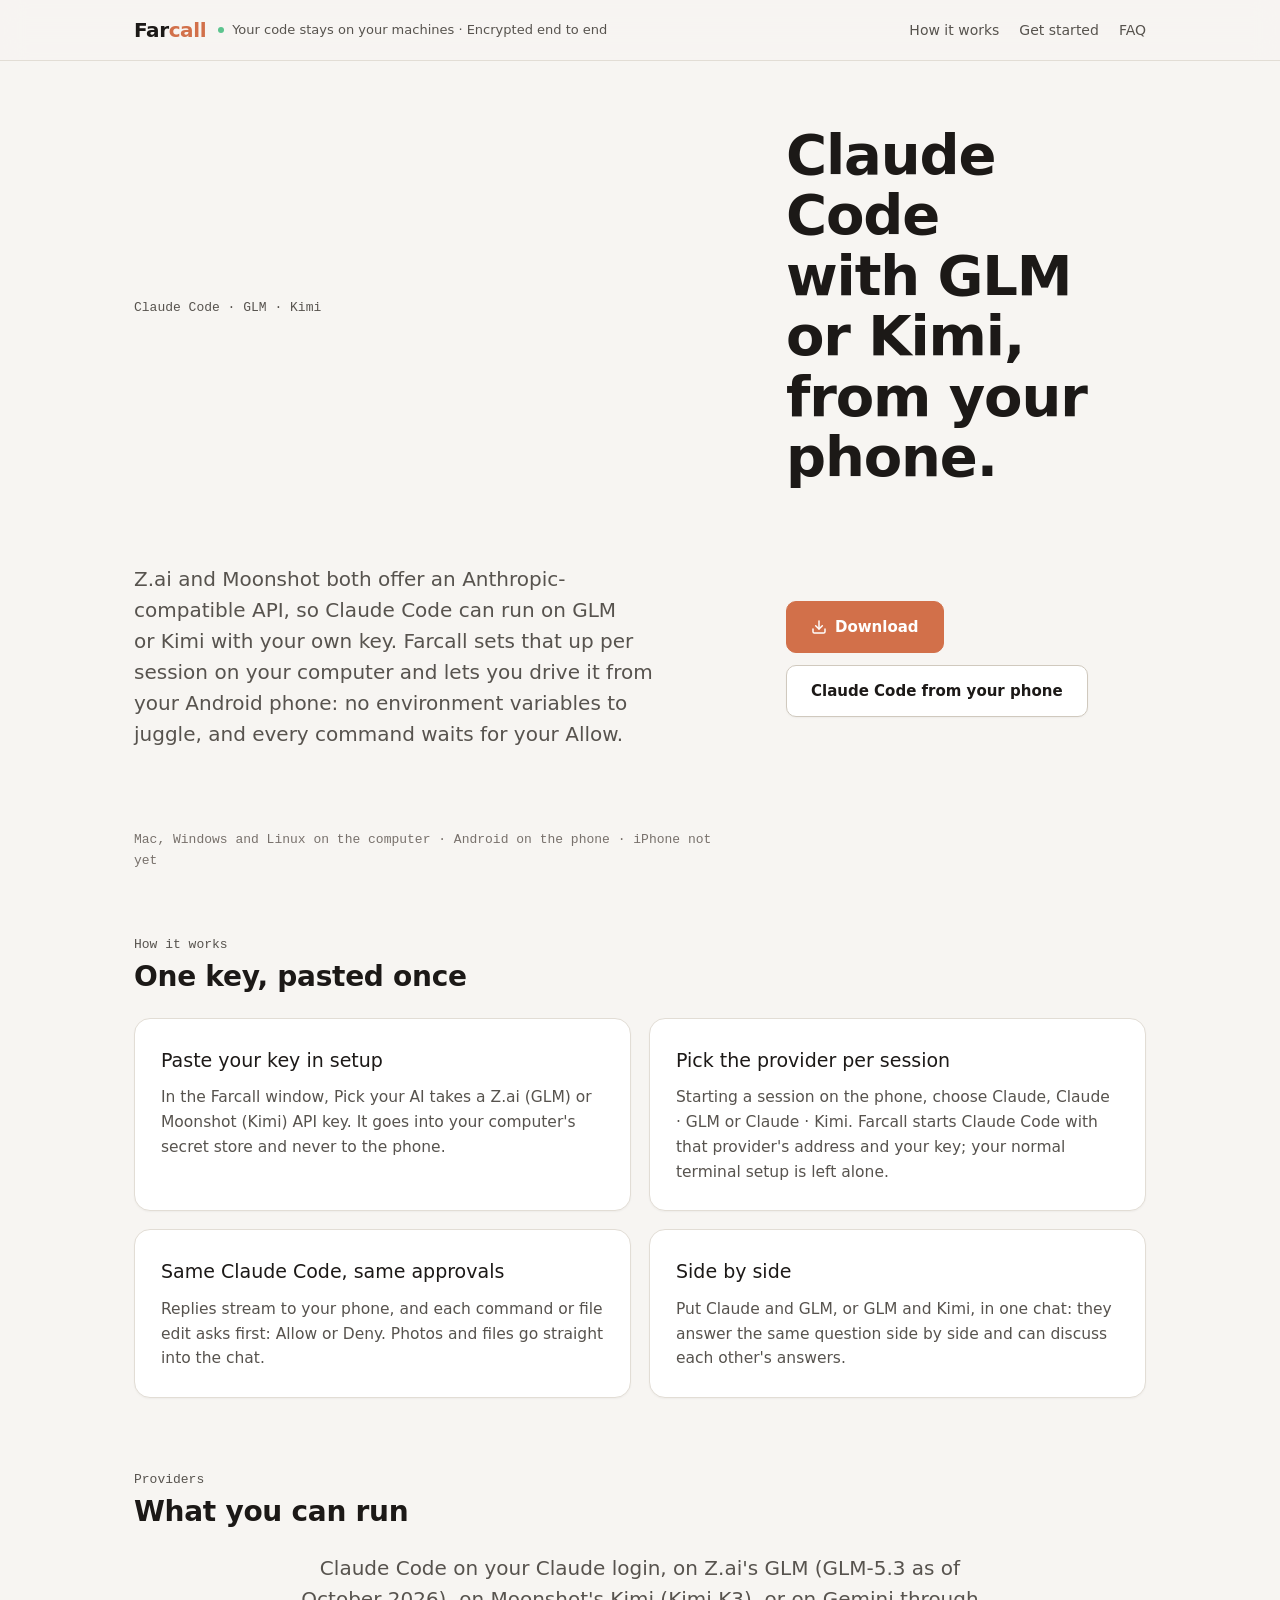
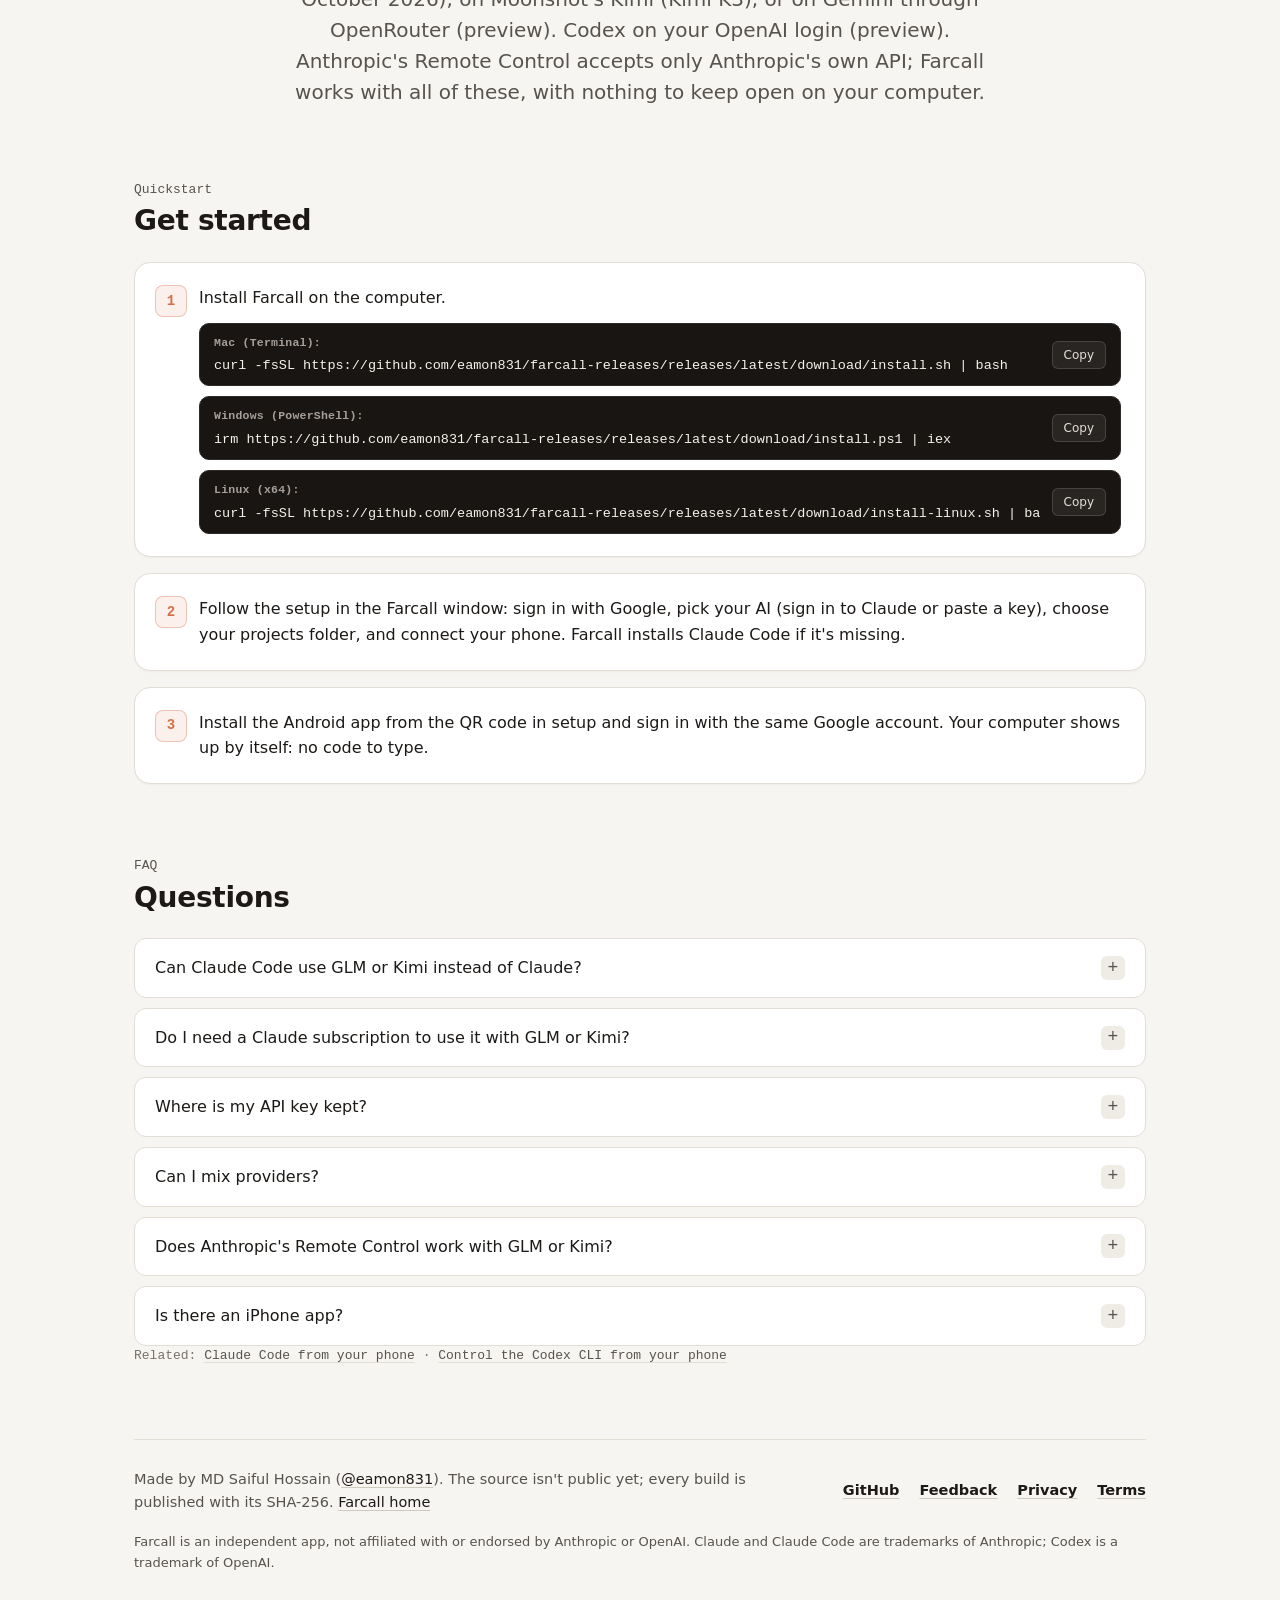
<file: claude-code-glm-kimi/index.html>
<!doctype html>
<html lang="en">
<head>
<meta charset="utf-8">
<meta name="viewport" content="width=device-width, initial-scale=1">
<title>Claude Code on GLM or Kimi from your phone: a Remote Control alternative · Farcall</title>
<meta name="description" content="Anthropic's Remote Control needs a Claude subscription and switches off when Claude Code runs on another provider. Farcall runs Claude Code on GLM, Kimi or OpenRouter with your own key, and you drive it from your Android phone.">
<link rel="canonical" href="https://farcall.app/claude-code-glm-kimi/">
<link rel="icon" href="/images/favicon.svg" type="image/svg+xml">
<link rel="icon" href="/images/favicon-32.png" sizes="32x32" type="image/png">
<link rel="icon" href="/images/favicon-192.png" sizes="192x192" type="image/png">
<link rel="apple-touch-icon" href="/images/apple-touch-icon.png">
<meta name="theme-color" content="#1C1917">
<meta property="og:type" content="article">
<meta property="og:site_name" content="Farcall">
<meta property="og:title" content="Claude Code with GLM or Kimi, from your phone">
<meta property="og:description" content="Claude Code on Z.ai's GLM or Moonshot's Kimi, running on your own computer and driven from your Android phone.">
<meta property="og:url" content="https://farcall.app/claude-code-glm-kimi/">
<meta property="og:image" content="https://farcall.app/images/social-card.png?v=2026-10-30b">
<meta property="og:image:width" content="1200">
<meta property="og:image:height" content="630">
<meta name="twitter:card" content="summary_large_image">
<meta name="twitter:title" content="Claude Code with GLM or Kimi, from your phone">
<meta name="twitter:description" content="Claude Code on GLM or Kimi, on your own computer, driven from your Android phone.">
<meta name="twitter:image" content="https://farcall.app/images/social-card.png?v=2026-10-30b">
<link rel="stylesheet" href="/site.css">
<script type="application/ld+json">
{"@context": "https://schema.org", "@type": "FAQPage", "mainEntity": [{"@type": "Question", "name": "Can Claude Code use GLM or Kimi instead of Claude?", "acceptedAnswer": {"@type": "Answer", "text": "Yes. Z.ai and Moonshot both offer an Anthropic-compatible API, so Claude Code can run on GLM or Kimi when it is pointed at their address with your key. Farcall does that for you per session: paste the key once in setup and pick Claude · GLM or Claude · Kimi when you start a session."}}, {"@type": "Question", "name": "Do I need a Claude subscription to use it with GLM or Kimi?", "acceptedAnswer": {"@type": "Answer", "text": "No. A Z.ai or Moonshot API key is enough. Farcall installs Claude Code during setup if it is missing."}}, {"@type": "Question", "name": "Where is my API key kept?", "acceptedAnswer": {"@type": "Answer", "text": "On your computer, in the system's secret store: the Mac keychain, Windows Credential Manager, or the Linux keyring. Farcall reads it when a session starts and never sends it to the phone."}}, {"@type": "Question", "name": "Can I mix providers?", "acceptedAnswer": {"@type": "Answer", "text": "Yes. Each session picks its own: one on your Claude login, one on GLM, one on Kimi, Codex on OpenAI. You can also put two or three agents in one chat and compare their answers."}}, {"@type": "Question", "name": "Does Anthropic's Remote Control work with GLM or Kimi?", "acceptedAnswer": {"@type": "Answer", "text": "No. Remote Control accepts only Anthropic's own API. Farcall works with GLM, Kimi and OpenRouter keys as well as your Claude login."}}, {"@type": "Question", "name": "Is there an iPhone app?", "acceptedAnswer": {"@type": "Answer", "text": "Not yet: the phone app is Android only for now."}}]}
</script>
</head>
<body>

<header class="site-header">
  <div class="header-inner">
    <div class="brand-wrap">
      <a class="brand" href="/" style="text-decoration:none">Far<span>call</span></a>
      <span class="status-pill">Your code stays on your machines · Encrypted end to end</span>
    </div>
    <nav class="header-nav" aria-label="Page sections">
      <a href="#how">How it works</a>
      <a href="#setup">Get started</a>
      <a href="#questions">FAQ</a>
    </nav>
  </div>
</header>

<main>
  <section class="hero">
    <div class="eyebrow">Claude Code · GLM · Kimi</div>
    <h1>Claude Code with GLM or Kimi, from your phone.</h1>
    <p class="lead">Z.ai and Moonshot both offer an Anthropic-compatible API, so Claude Code can run on GLM or Kimi with your own key. Farcall sets that up per session on your computer and lets you drive it from your Android phone: no environment variables to juggle, and every command waits for your Allow.</p>

    <div class="buttons">
      <a class="btn primary" href="https://github.com/eamon831/farcall-releases/releases/latest">
        <svg viewBox="0 0 24 24" fill="none" stroke="currentColor" stroke-width="2.2" stroke-linecap="round" stroke-linejoin="round" aria-hidden="true"><path d="M21 15v4a2 2 0 0 1-2 2H5a2 2 0 0 1-2-2v-4"/><polyline points="7 10 12 15 17 10"/><line x1="12" y1="15" x2="12" y2="3"/></svg>
        Download
      </a>
      <a class="btn" href="/claude-code-from-phone/">Claude Code from your phone</a>
    </div>

    <p class="aside">Mac, Windows and Linux on the computer · Android on the phone · iPhone not yet</p>
  </section>

  <section class="features-section" id="how">
    <div class="section-head">
      <span class="section-kicker">How it works</span>
      <h2 class="section-title">One key, pasted once</h2>
    </div>
    <div class="grid">
      <div class="card">
        <h2>Paste your key in setup</h2>
        <p>In the Farcall window, Pick your AI takes a Z.ai (GLM) or Moonshot (Kimi) API key. It goes into your computer's secret store and never to the phone.</p>
      </div>
      <div class="card">
        <h2>Pick the provider per session</h2>
        <p>Starting a session on the phone, choose Claude, Claude · GLM or Claude · Kimi. Farcall starts Claude Code with that provider's address and your key; your normal terminal setup is left alone.</p>
      </div>
      <div class="card">
        <h2>Same Claude Code, same approvals</h2>
        <p>Replies stream to your phone, and each command or file edit asks first: Allow or Deny. Photos and files go straight into the chat.</p>
      </div>
      <div class="card">
        <h2>Side by side</h2>
        <p>Put Claude and GLM, or GLM and Kimi, in one chat: they answer the same question side by side and can discuss each other's answers.</p>
      </div>
    </div>
  </section>

  <section class="features-section" id="providers">
    <div class="section-head">
      <span class="section-kicker">Providers</span>
      <h2 class="section-title">What you can run</h2>
    </div>
    <p class="lead" style="max-width:760px;margin:0 auto 22px;text-align:center">Claude Code on your Claude login, on Z.ai's GLM (GLM-5.3 as of October 2026), on Moonshot's Kimi (Kimi K3), or on Gemini through OpenRouter (preview). Codex on your OpenAI login (preview). Anthropic's Remote Control accepts only Anthropic's own API; Farcall works with all of these, with nothing to keep open on your computer.</p>
  </section>

  <section class="setup-section" id="setup">
    <div class="section-head">
      <span class="section-kicker">Quickstart</span>
      <h3>Get started</h3>
    </div>
    <ol class="steps">
      <li>
        <span class="step-title">Install Farcall on the computer.</span>
        <div class="cmd-list">
          <div class="cmd-row">
            <div class="cmd-content">
              <span class="os-label">Mac (Terminal):</span>
              <code>curl -fsSL https://github.com/eamon831/farcall-releases/releases/latest/download/install.sh | bash</code>
            </div>
            <button type="button" class="copy-btn" aria-label="Copy Mac command">Copy</button>
          </div>
          <div class="cmd-row">
            <div class="cmd-content">
              <span class="os-label">Windows (PowerShell):</span>
              <code>irm https://github.com/eamon831/farcall-releases/releases/latest/download/install.ps1 | iex</code>
            </div>
            <button type="button" class="copy-btn" aria-label="Copy Windows command">Copy</button>
          </div>
          <div class="cmd-row">
            <div class="cmd-content">
              <span class="os-label">Linux (x64):</span>
              <code>curl -fsSL https://github.com/eamon831/farcall-releases/releases/latest/download/install-linux.sh | bash</code>
            </div>
            <button type="button" class="copy-btn" aria-label="Copy Linux command">Copy</button>
          </div>
        </div>
      </li>
      <li>Follow the setup in the Farcall window: sign in with Google, pick your AI (sign in to Claude or paste a key), choose your projects folder, and connect your phone. Farcall installs Claude Code if it's missing.</li>
      <li>Install the Android app from the QR code in setup and sign in with the same Google account. Your computer shows up by itself: no code to type.</li>
    </ol>
  </section>

  <section class="faq-section" id="questions">
    <div class="section-head">
      <span class="section-kicker">FAQ</span>
      <h3>Questions</h3>
    </div>
    <div class="faq">
      <details><summary>Can Claude Code use GLM or Kimi instead of Claude?</summary><p>Yes. Z.ai and Moonshot both offer an Anthropic-compatible API, so Claude Code can run on GLM or Kimi when it is pointed at their address with your key. Farcall does that for you per session: paste the key once in setup and pick Claude · GLM or Claude · Kimi when you start a session.</p></details>
      <details><summary>Do I need a Claude subscription to use it with GLM or Kimi?</summary><p>No. A Z.ai or Moonshot API key is enough. Farcall installs Claude Code during setup if it is missing.</p></details>
      <details><summary>Where is my API key kept?</summary><p>On your computer, in the system's secret store: the Mac keychain, Windows Credential Manager, or the Linux keyring. Farcall reads it when a session starts and never sends it to the phone.</p></details>
      <details><summary>Can I mix providers?</summary><p>Yes. Each session picks its own: one on your Claude login, one on GLM, one on Kimi, Codex on OpenAI. You can also put two or three agents in one chat and compare their answers.</p></details>
      <details><summary>Does Anthropic's Remote Control work with GLM or Kimi?</summary><p>No. Remote Control accepts only Anthropic's own API. Farcall works with GLM, Kimi and OpenRouter keys as well as your Claude login.</p></details>
      <details><summary>Is there an iPhone app?</summary><p>Not yet: the phone app is Android only for now.</p></details>
    </div>
    <p class="aside">Related: <a href="/claude-code-from-phone/">Claude Code from your phone</a> · <a href="/codex-from-phone/">Control the Codex CLI from your phone</a></p>
  </section>

  <footer>
    <span class="footer-note">Made by MD Saiful Hossain (<a href="https://github.com/eamon831">@eamon831</a>). The source isn't public yet; every build is published with its SHA-256. <a href="/">Farcall home</a></span>
    <div class="footer-links">
      <a href="https://github.com/eamon831/farcall-releases">GitHub</a>
      <a href="https://github.com/eamon831/farcall-releases/issues/new/choose">Feedback</a>
      <a href="/privacy/">Privacy</a>
      <a href="/terms/">Terms</a>
    </div>
    <p class="footer-legal">Farcall is an independent app, not affiliated with or endorsed by Anthropic or OpenAI. Claude and Claude Code are trademarks of Anthropic; Codex is a trademark of OpenAI.</p>
  </footer>
</main>

<script>
  document.querySelectorAll('.copy-btn').forEach(btn => {
    btn.addEventListener('click', () => {
      const code = btn.parentElement.querySelector('code').innerText;
      navigator.clipboard.writeText(code).then(() => {
        btn.textContent = 'Copied';
        btn.classList.add('copied');
        setTimeout(() => { btn.textContent = 'Copy'; btn.classList.remove('copied'); }, 1800);
      });
    });
  });
</script>
<!-- Cloudflare Web Analytics (counts visits; no cookies, no personal data). The token is public by design. -->
<script type='module' src='https://static.cloudflareinsights.com/beacon.min.js' data-cf-beacon='{"token": "83fa978853154d9fa263d07489d4963b"}'></script>
<!-- End Cloudflare Web Analytics -->
</body>
</html>
</file>
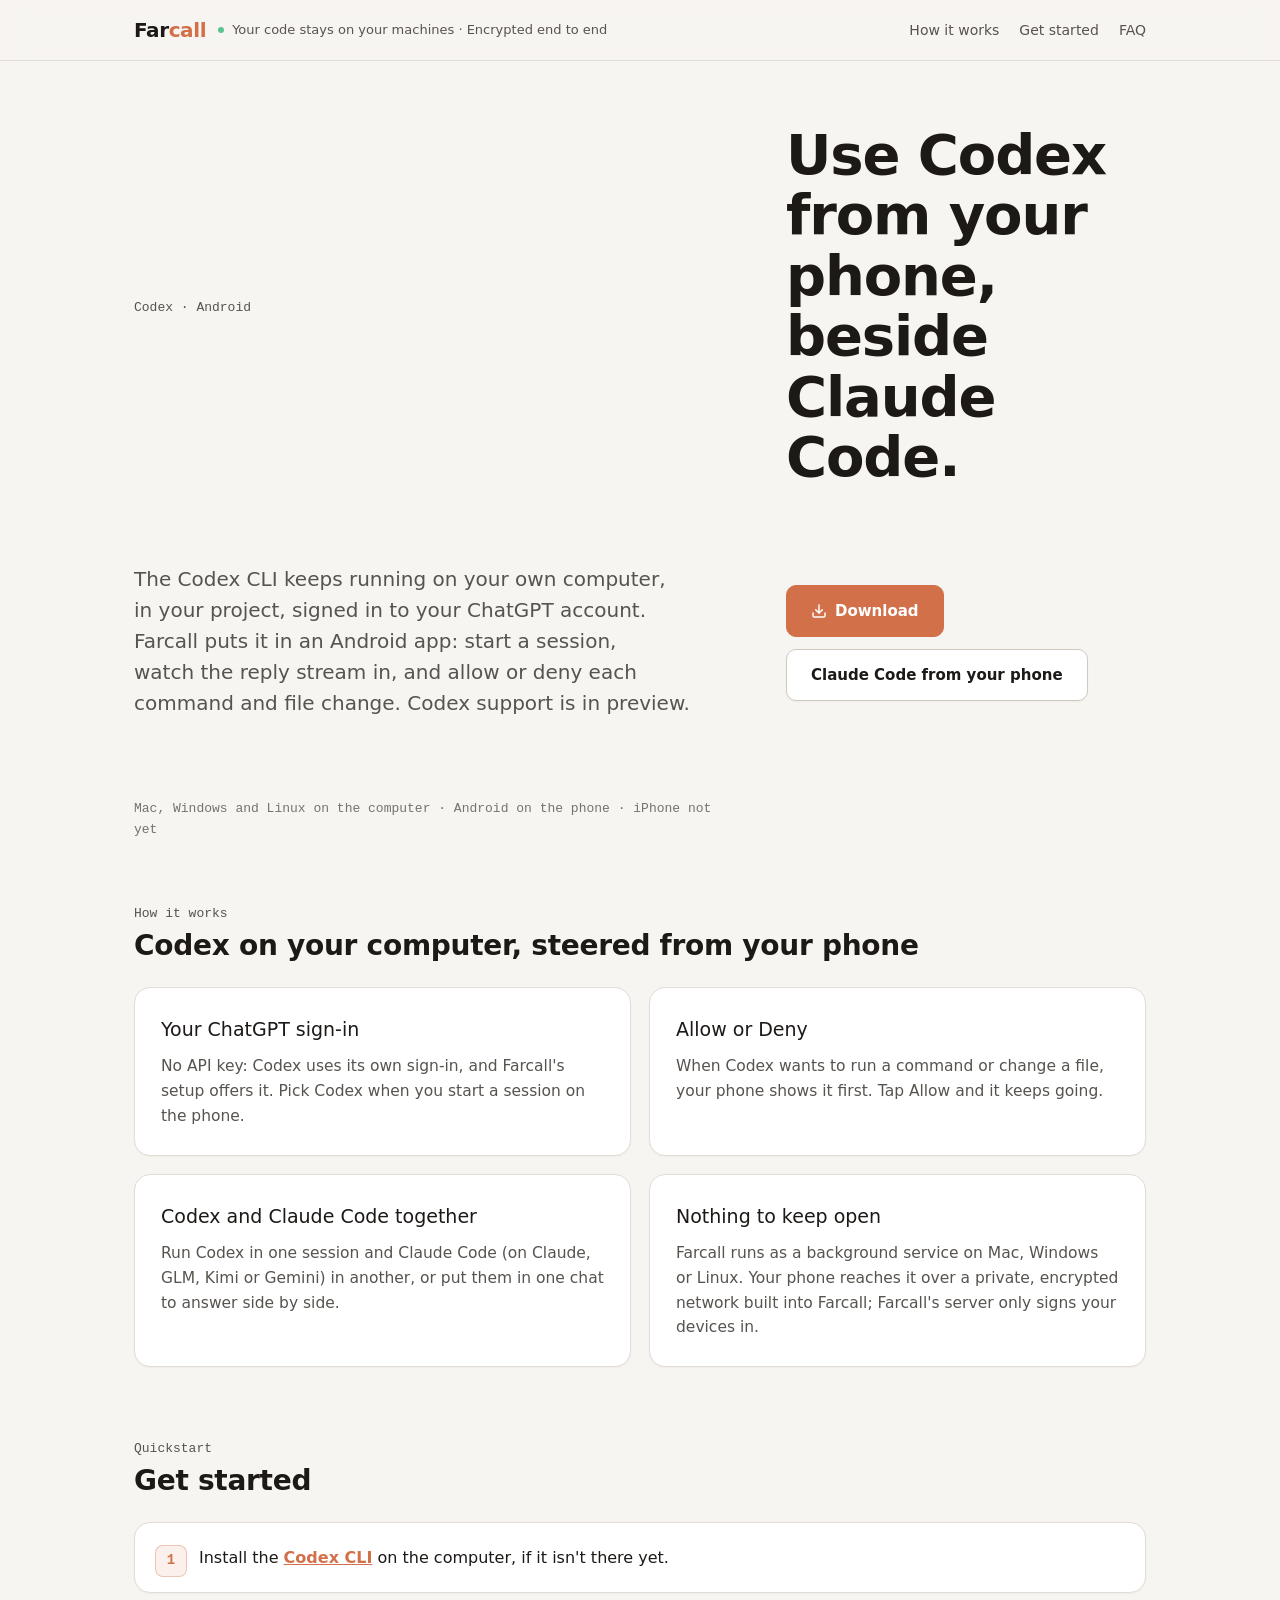
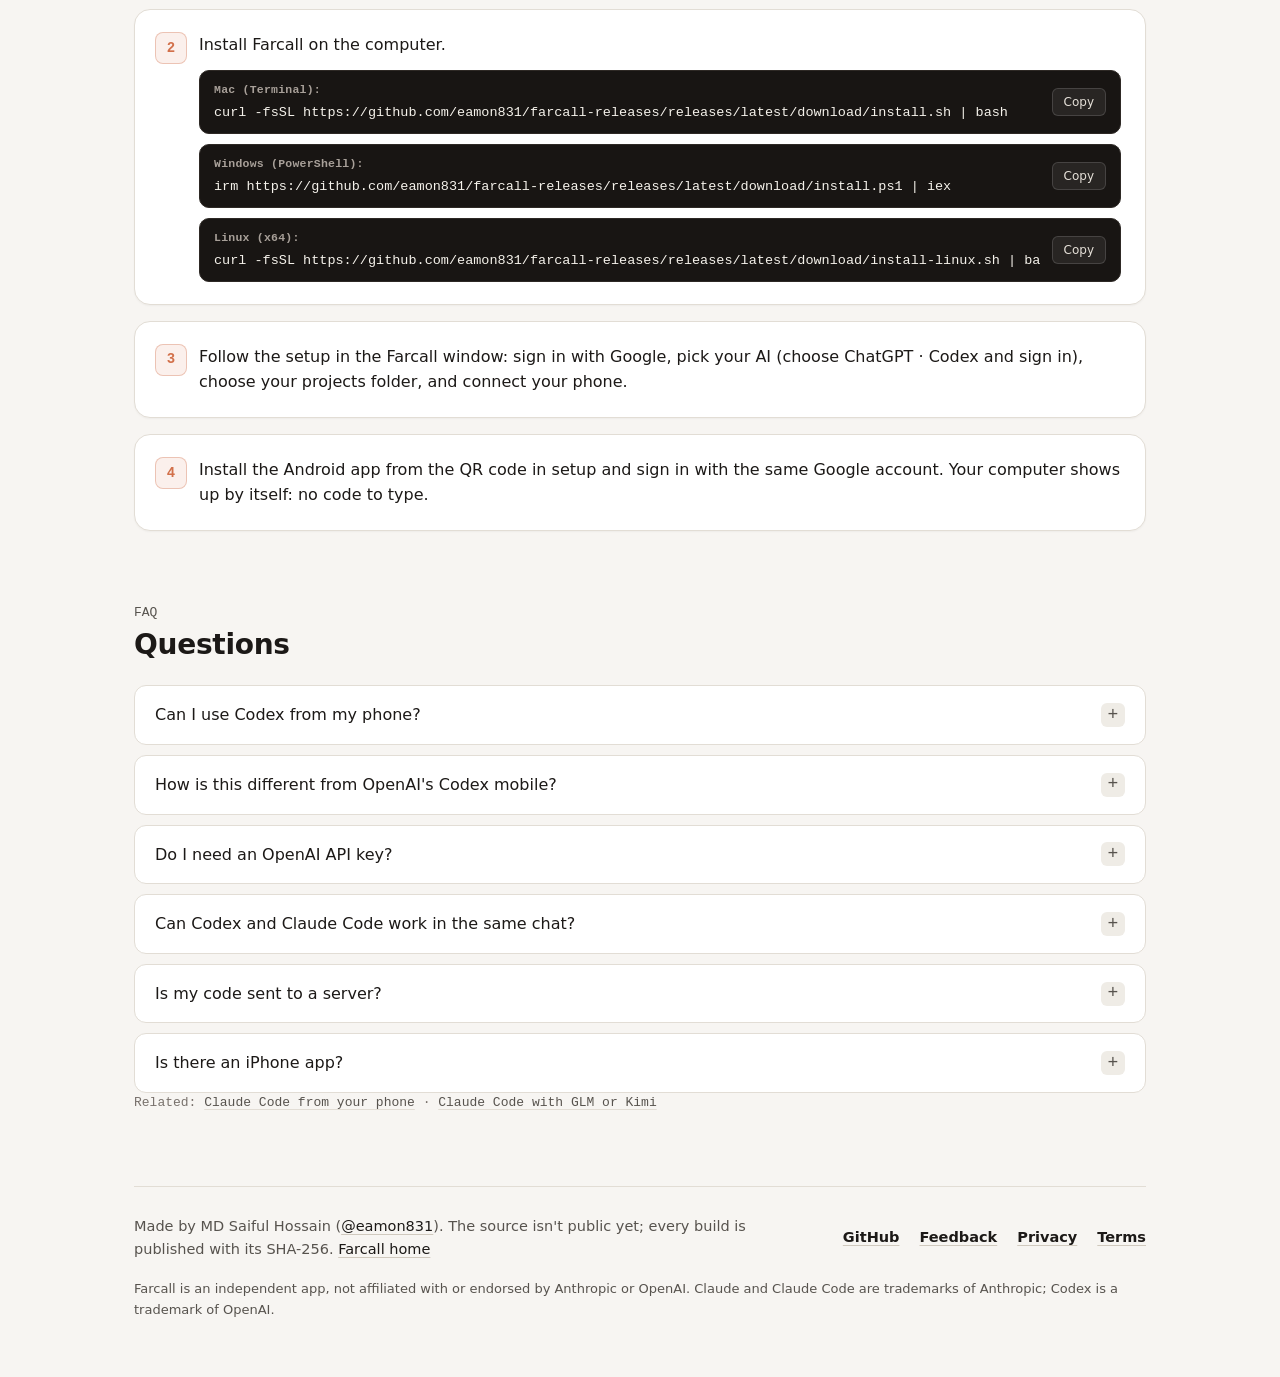
<file: codex-from-phone/index.html>
<!doctype html>
<html lang="en">
<head>
<meta charset="utf-8">
<meta name="viewport" content="width=device-width, initial-scale=1">
<title>Control the Codex CLI from your phone (Android) · Farcall</title>
<meta name="description" content="Control the Codex CLI on your own computer from your Android phone, with no desktop app to keep open: start a session, watch replies stream, allow or deny every command and file change.">
<link rel="canonical" href="https://farcall.app/codex-from-phone/">
<link rel="icon" href="/images/favicon.svg" type="image/svg+xml">
<link rel="icon" href="/images/favicon-32.png" sizes="32x32" type="image/png">
<link rel="icon" href="/images/favicon-192.png" sizes="192x192" type="image/png">
<link rel="apple-touch-icon" href="/images/apple-touch-icon.png">
<meta name="theme-color" content="#1C1917">
<meta property="og:type" content="article">
<meta property="og:site_name" content="Farcall">
<meta property="og:title" content="Control the Codex CLI from your phone">
<meta property="og:description" content="The Codex CLI on your own computer, driven from your Android phone. Your phone tells you when it's done or needs you.">
<meta property="og:url" content="https://farcall.app/codex-from-phone/">
<meta property="og:image" content="https://farcall.app/images/social-card.png?v=2026-10-30b">
<meta property="og:image:width" content="1200">
<meta property="og:image:height" content="630">
<meta name="twitter:card" content="summary_large_image">
<meta name="twitter:title" content="Control the Codex CLI from your phone">
<meta name="twitter:description" content="The Codex CLI on your own computer, driven from your Android phone.">
<meta name="twitter:image" content="https://farcall.app/images/social-card.png?v=2026-10-30b">
<link rel="stylesheet" href="/site.css">
<script type="application/ld+json">
{"@context": "https://schema.org", "@type": "FAQPage", "mainEntity": [{"@type": "Question", "name": "Can I use Codex from my phone?", "acceptedAnswer": {"@type": "Answer", "text": "Yes. Codex runs on your own computer, signed in to your ChatGPT account, and Farcall gives you an Android app to drive it: start a session in a project, read replies as they stream, and allow or deny each command and file change."}}, {"@type": "Question", "name": "How is this different from OpenAI's Codex mobile?", "acceptedAnswer": {"@type": "Answer", "text": "OpenAI's remote connections reach the ChatGPT or Codex app on a Mac or Windows computer and go offline when that app closes. Farcall runs as a background service on Mac, Windows or Linux, so nothing has to stay open, and it puts Codex and Claude Code side by side in one app."}}, {"@type": "Question", "name": "Do I need an OpenAI API key?", "acceptedAnswer": {"@type": "Answer", "text": "No. Codex uses its own ChatGPT sign-in, and Farcall's setup offers that sign-in for you. Install the Codex CLI on the computer first; Farcall finds it."}}, {"@type": "Question", "name": "Can Codex and Claude Code work in the same chat?", "acceptedAnswer": {"@type": "Answer", "text": "Yes. Put two or three agents in one chat, for example Codex and Claude Code: they answer side by side and can discuss each other's answers."}}, {"@type": "Question", "name": "Is my code sent to a server?", "acceptedAnswer": {"@type": "Answer", "text": "No. Your phone reaches your computer over a private, encrypted network built into Farcall. Farcall's server only signs your devices in and helps them find each other; your code and chats stay on your machines and your AI provider."}}, {"@type": "Question", "name": "Is there an iPhone app?", "acceptedAnswer": {"@type": "Answer", "text": "Not yet: the phone app is Android only for now."}}]}
</script>
</head>
<body>

<header class="site-header">
  <div class="header-inner">
    <div class="brand-wrap">
      <a class="brand" href="/" style="text-decoration:none">Far<span>call</span></a>
      <span class="status-pill">Your code stays on your machines · Encrypted end to end</span>
    </div>
    <nav class="header-nav" aria-label="Page sections">
      <a href="#how">How it works</a>
      <a href="#setup">Get started</a>
      <a href="#questions">FAQ</a>
    </nav>
  </div>
</header>

<main>
  <section class="hero">
    <div class="eyebrow">Codex · Android</div>
    <h1>Use Codex from your phone, beside Claude Code.</h1>
    <p class="lead">The Codex CLI keeps running on your own computer, in your project, signed in to your ChatGPT account. Farcall puts it in an Android app: start a session, watch the reply stream in, and allow or deny each command and file change. Codex support is in preview.</p>

    <div class="buttons">
      <a class="btn primary" href="https://github.com/eamon831/farcall-releases/releases/latest">
        <svg viewBox="0 0 24 24" fill="none" stroke="currentColor" stroke-width="2.2" stroke-linecap="round" stroke-linejoin="round" aria-hidden="true"><path d="M21 15v4a2 2 0 0 1-2 2H5a2 2 0 0 1-2-2v-4"/><polyline points="7 10 12 15 17 10"/><line x1="12" y1="15" x2="12" y2="3"/></svg>
        Download
      </a>
      <a class="btn" href="/claude-code-from-phone/">Claude Code from your phone</a>
    </div>

    <p class="aside">Mac, Windows and Linux on the computer · Android on the phone · iPhone not yet</p>
  </section>

  <section class="features-section" id="how">
    <div class="section-head">
      <span class="section-kicker">How it works</span>
      <h2 class="section-title">Codex on your computer, steered from your phone</h2>
    </div>
    <div class="grid">
      <div class="card">
        <h2>Your ChatGPT sign-in</h2>
        <p>No API key: Codex uses its own sign-in, and Farcall's setup offers it. Pick Codex when you start a session on the phone.</p>
      </div>
      <div class="card">
        <h2>Allow or Deny</h2>
        <p>When Codex wants to run a command or change a file, your phone shows it first. Tap Allow and it keeps going.</p>
      </div>
      <div class="card">
        <h2>Codex and Claude Code together</h2>
        <p>Run Codex in one session and Claude Code (on Claude, GLM, Kimi or Gemini) in another, or put them in one chat to answer side by side.</p>
      </div>
      <div class="card">
        <h2>Nothing to keep open</h2>
        <p>Farcall runs as a background service on Mac, Windows or Linux. Your phone reaches it over a private, encrypted network built into Farcall; Farcall's server only signs your devices in.</p>
      </div>
    </div>
  </section>

  <section class="setup-section" id="setup">
    <div class="section-head">
      <span class="section-kicker">Quickstart</span>
      <h3>Get started</h3>
    </div>
    <ol class="steps">
      <li>Install the <a href="https://github.com/openai/codex" style="color:var(--accent);font-weight:600">Codex CLI</a> on the computer, if it isn't there yet.</li>
      <li>
        <span class="step-title">Install Farcall on the computer.</span>
        <div class="cmd-list">
          <div class="cmd-row">
            <div class="cmd-content">
              <span class="os-label">Mac (Terminal):</span>
              <code>curl -fsSL https://github.com/eamon831/farcall-releases/releases/latest/download/install.sh | bash</code>
            </div>
            <button type="button" class="copy-btn" aria-label="Copy Mac command">Copy</button>
          </div>
          <div class="cmd-row">
            <div class="cmd-content">
              <span class="os-label">Windows (PowerShell):</span>
              <code>irm https://github.com/eamon831/farcall-releases/releases/latest/download/install.ps1 | iex</code>
            </div>
            <button type="button" class="copy-btn" aria-label="Copy Windows command">Copy</button>
          </div>
          <div class="cmd-row">
            <div class="cmd-content">
              <span class="os-label">Linux (x64):</span>
              <code>curl -fsSL https://github.com/eamon831/farcall-releases/releases/latest/download/install-linux.sh | bash</code>
            </div>
            <button type="button" class="copy-btn" aria-label="Copy Linux command">Copy</button>
          </div>
        </div>
      </li>
      <li>Follow the setup in the Farcall window: sign in with Google, pick your AI (choose ChatGPT · Codex and sign in), choose your projects folder, and connect your phone.</li>
      <li>Install the Android app from the QR code in setup and sign in with the same Google account. Your computer shows up by itself: no code to type.</li>
    </ol>
  </section>

  <section class="faq-section" id="questions">
    <div class="section-head">
      <span class="section-kicker">FAQ</span>
      <h3>Questions</h3>
    </div>
    <div class="faq">
      <details><summary>Can I use Codex from my phone?</summary><p>Yes. Codex runs on your own computer, signed in to your ChatGPT account, and Farcall gives you an Android app to drive it: start a session in a project, read replies as they stream, and allow or deny each command and file change.</p></details>
      <details><summary>How is this different from OpenAI's Codex mobile?</summary><p>OpenAI's remote connections reach the ChatGPT or Codex app on a Mac or Windows computer and go offline when that app closes. Farcall runs as a background service on Mac, Windows or Linux, so nothing has to stay open, and it puts Codex and Claude Code side by side in one app.</p></details>
      <details><summary>Do I need an OpenAI API key?</summary><p>No. Codex uses its own ChatGPT sign-in, and Farcall's setup offers that sign-in for you. Install the Codex CLI on the computer first; Farcall finds it.</p></details>
      <details><summary>Can Codex and Claude Code work in the same chat?</summary><p>Yes. Put two or three agents in one chat, for example Codex and Claude Code: they answer side by side and can discuss each other's answers.</p></details>
      <details><summary>Is my code sent to a server?</summary><p>No. Your phone reaches your computer over a private, encrypted network built into Farcall. Farcall's server only signs your devices in and helps them find each other; your code and chats stay on your machines and your AI provider.</p></details>
      <details><summary>Is there an iPhone app?</summary><p>Not yet: the phone app is Android only for now.</p></details>
    </div>
    <p class="aside">Related: <a href="/claude-code-from-phone/">Claude Code from your phone</a> · <a href="/claude-code-glm-kimi/">Claude Code with GLM or Kimi</a></p>
  </section>

  <footer>
    <span class="footer-note">Made by MD Saiful Hossain (<a href="https://github.com/eamon831">@eamon831</a>). The source isn't public yet; every build is published with its SHA-256. <a href="/">Farcall home</a></span>
    <div class="footer-links">
      <a href="https://github.com/eamon831/farcall-releases">GitHub</a>
      <a href="https://github.com/eamon831/farcall-releases/issues/new/choose">Feedback</a>
      <a href="/privacy/">Privacy</a>
      <a href="/terms/">Terms</a>
    </div>
    <p class="footer-legal">Farcall is an independent app, not affiliated with or endorsed by Anthropic or OpenAI. Claude and Claude Code are trademarks of Anthropic; Codex is a trademark of OpenAI.</p>
  </footer>
</main>

<script>
  document.querySelectorAll('.copy-btn').forEach(btn => {
    btn.addEventListener('click', () => {
      const code = btn.parentElement.querySelector('code').innerText;
      navigator.clipboard.writeText(code).then(() => {
        btn.textContent = 'Copied';
        btn.classList.add('copied');
        setTimeout(() => { btn.textContent = 'Copy'; btn.classList.remove('copied'); }, 1800);
      });
    });
  });
</script>
<!-- Cloudflare Web Analytics (counts visits; no cookies, no personal data). The token is public by design. -->
<script type='module' src='https://static.cloudflareinsights.com/beacon.min.js' data-cf-beacon='{"token": "83fa978853154d9fa263d07489d4963b"}'></script>
<!-- End Cloudflare Web Analytics -->
</body>
</html>
</file>
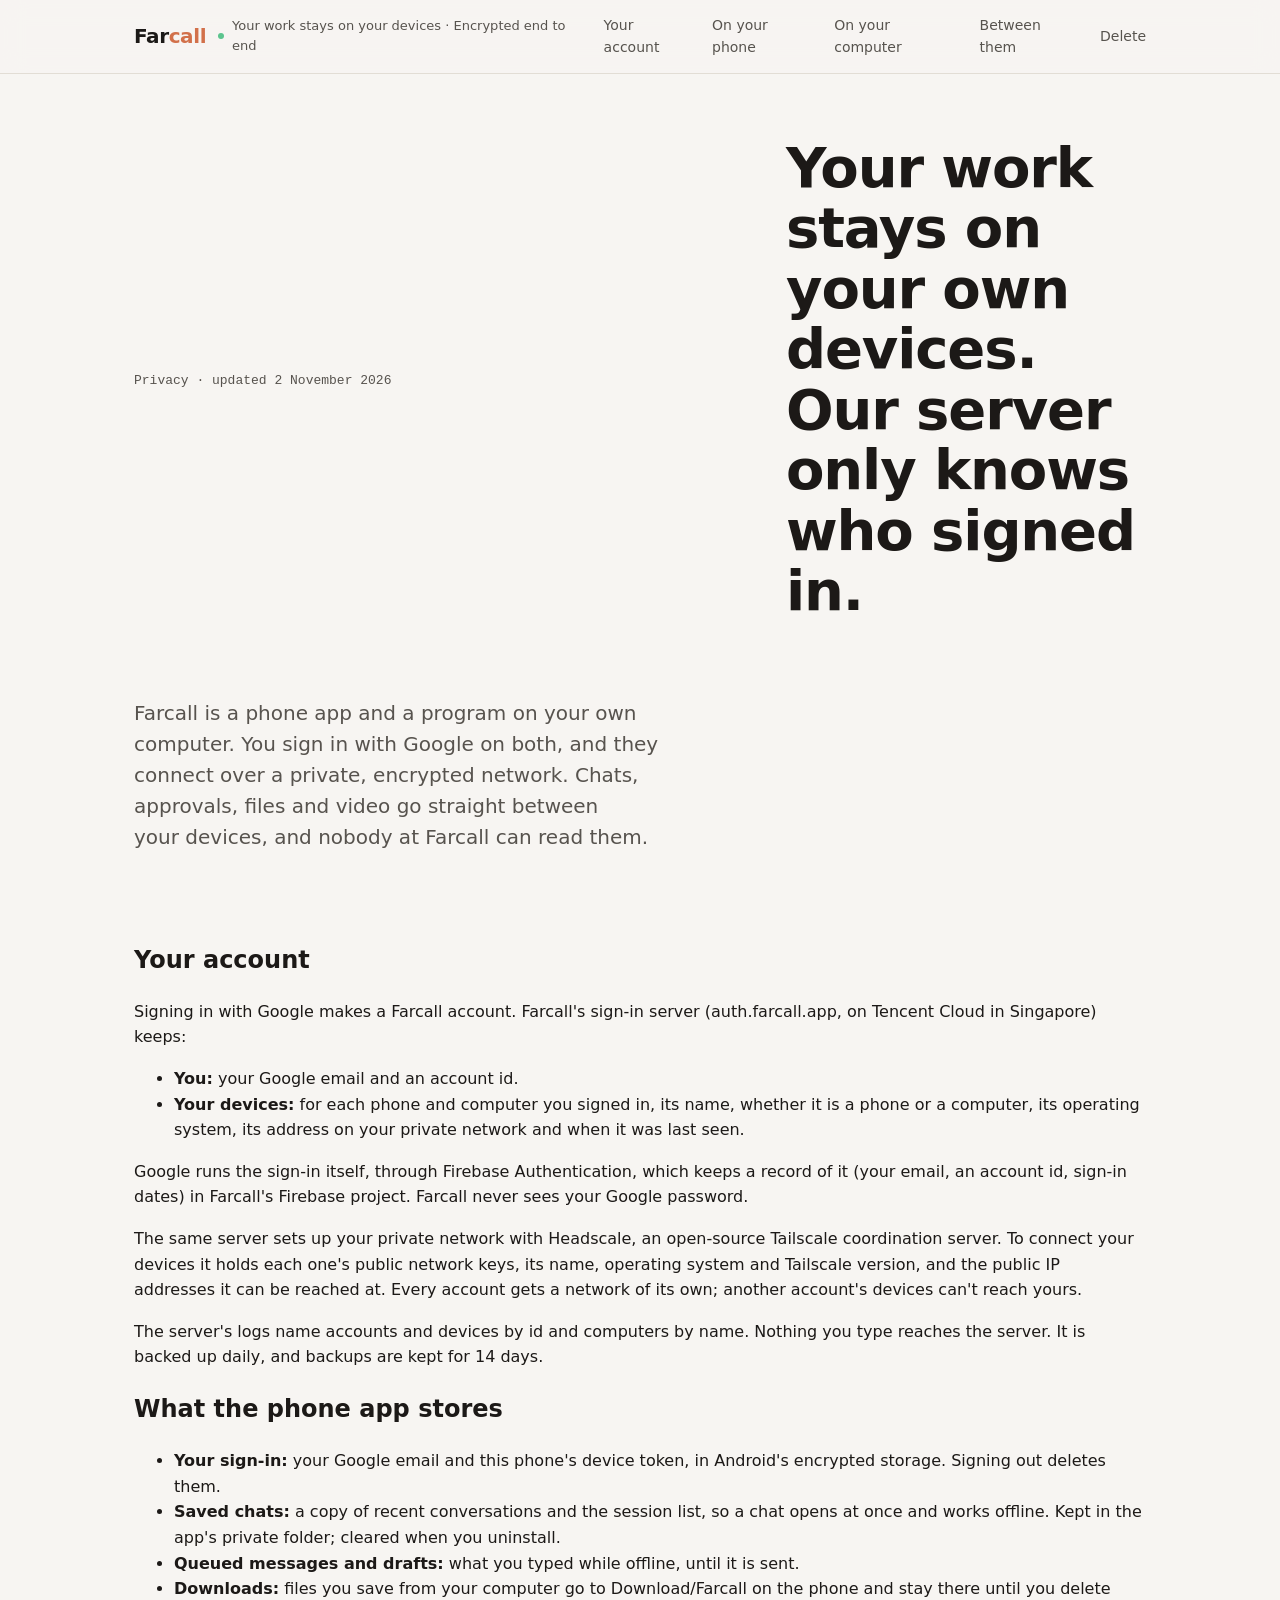
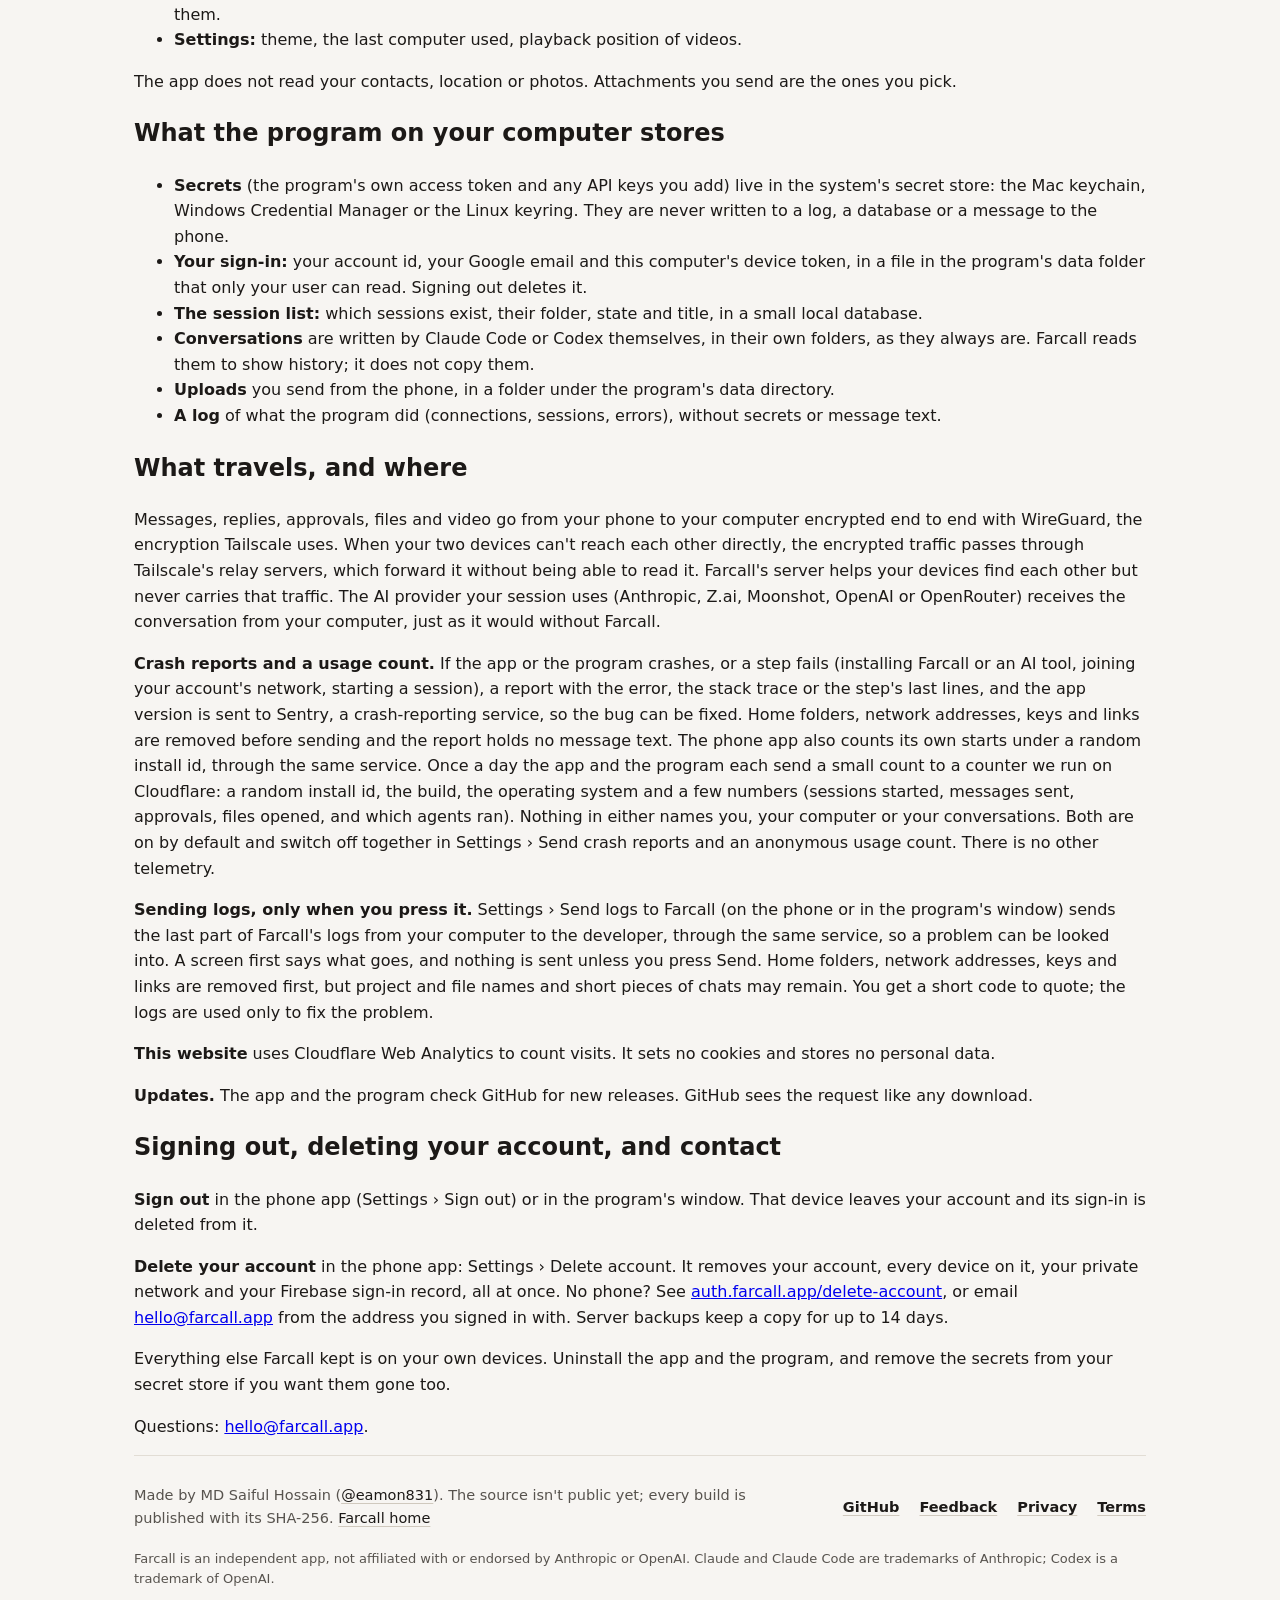
<file: privacy/index.html>
<!doctype html>
<html lang="en">
<head>
<meta charset="utf-8">
<meta name="viewport" content="width=device-width, initial-scale=1">
<title>Privacy · Farcall</title>
<meta name="description" content="What Farcall stores on your phone, your computer and its sign-in server, what travels between your devices, and how to sign out or delete your account.">
<link rel="canonical" href="https://farcall.app/privacy/">
<link rel="icon" href="/images/favicon.svg" type="image/svg+xml">
<link rel="icon" href="/images/favicon-32.png" sizes="32x32" type="image/png">
<link rel="icon" href="/images/favicon-192.png" sizes="192x192" type="image/png">
<link rel="apple-touch-icon" href="/images/apple-touch-icon.png">
<meta name="theme-color" content="#1C1917">
<meta property="og:type" content="article">
<meta property="og:site_name" content="Farcall">
<meta property="og:title" content="Farcall privacy">
<meta property="og:description" content="What Farcall stores, what travels between your phone and your computer, and what never leaves.">
<meta property="og:url" content="https://farcall.app/privacy/">
<meta property="og:image" content="https://farcall.app/images/social-card.png?v=2026-10-30b">
<meta name="twitter:card" content="summary_large_image">
<meta name="twitter:title" content="Farcall privacy">
<meta name="twitter:description" content="What Farcall stores, what travels between your phone and your computer, and what never leaves.">
<link rel="stylesheet" href="/site.css">
</head>
<body>

<header class="site-header">
  <div class="header-inner">
    <div class="brand-wrap">
      <a class="brand" href="/" style="text-decoration:none">Far<span>call</span></a>
      <span class="status-pill">Your work stays on your devices · Encrypted end to end</span>
    </div>
    <nav class="header-nav" aria-label="Page sections">
      <a href="#account">Your account</a>
      <a href="#phone">On your phone</a>
      <a href="#computer">On your computer</a>
      <a href="#between">Between them</a>
      <a href="#contact">Delete</a>
    </nav>
  </div>
</header>

<main>
  <section class="hero">
    <div class="eyebrow">Privacy · updated 2 November 2026</div>
    <h1>Your work stays on your own devices. Our server only knows who signed in.</h1>
    <p class="lead">Farcall is a phone app and a program on your own computer. You sign in with Google on both, and they connect over a private, encrypted network. Chats, approvals, files and video go straight between your devices, and nobody at Farcall can read them.</p>
  </section>

  <section id="account">
    <h2>Your account</h2>
    <p>Signing in with Google makes a Farcall account. Farcall's sign-in server (auth.farcall.app, on Tencent Cloud in Singapore) keeps:</p>
    <ul>
      <li><strong>You:</strong> your Google email and an account id.</li>
      <li><strong>Your devices:</strong> for each phone and computer you signed in, its name, whether it is a phone or a computer, its operating system, its address on your private network and when it was last seen.</li>
    </ul>
    <p>Google runs the sign-in itself, through Firebase Authentication, which keeps a record of it (your email, an account id, sign-in dates) in Farcall's Firebase project. Farcall never sees your Google password.</p>
    <p>The same server sets up your private network with Headscale, an open-source Tailscale coordination server. To connect your devices it holds each one's public network keys, its name, operating system and Tailscale version, and the public IP addresses it can be reached at. Every account gets a network of its own; another account's devices can't reach yours.</p>
    <p>The server's logs name accounts and devices by id and computers by name. Nothing you type reaches the server. It is backed up daily, and backups are kept for 14 days.</p>
  </section>

  <section id="phone">
    <h2>What the phone app stores</h2>
    <ul>
      <li><strong>Your sign-in:</strong> your Google email and this phone's device token, in Android's encrypted storage. Signing out deletes them.</li>
      <li><strong>Saved chats:</strong> a copy of recent conversations and the session list, so a chat opens at once and works offline. Kept in the app's private folder; cleared when you uninstall.</li>
      <li><strong>Queued messages and drafts:</strong> what you typed while offline, until it is sent.</li>
      <li><strong>Downloads:</strong> files you save from your computer go to Download/Farcall on the phone and stay there until you delete them.</li>
      <li><strong>Settings:</strong> theme, the last computer used, playback position of videos.</li>
    </ul>
    <p>The app does not read your contacts, location or photos. Attachments you send are the ones you pick.</p>
  </section>

  <section id="computer">
    <h2>What the program on your computer stores</h2>
    <ul>
      <li><strong>Secrets</strong> (the program's own access token and any API keys you add) live in the system's secret store: the Mac keychain, Windows Credential Manager or the Linux keyring. They are never written to a log, a database or a message to the phone.</li>
      <li><strong>Your sign-in:</strong> your account id, your Google email and this computer's device token, in a file in the program's data folder that only your user can read. Signing out deletes it.</li>
      <li><strong>The session list:</strong> which sessions exist, their folder, state and title, in a small local database.</li>
      <li><strong>Conversations</strong> are written by Claude Code or Codex themselves, in their own folders, as they always are. Farcall reads them to show history; it does not copy them.</li>
      <li><strong>Uploads</strong> you send from the phone, in a folder under the program's data directory.</li>
      <li><strong>A log</strong> of what the program did (connections, sessions, errors), without secrets or message text.</li>
    </ul>
  </section>

  <section id="between">
    <h2>What travels, and where</h2>
    <p>Messages, replies, approvals, files and video go from your phone to your computer encrypted end to end with WireGuard, the encryption Tailscale uses. When your two devices can't reach each other directly, the encrypted traffic passes through Tailscale's relay servers, which forward it without being able to read it. Farcall's server helps your devices find each other but never carries that traffic. The AI provider your session uses (Anthropic, Z.ai, Moonshot, OpenAI or OpenRouter) receives the conversation from your computer, just as it would without Farcall.</p>
    <p><strong>Crash reports and a usage count.</strong> If the app or the program crashes, or a step fails (installing Farcall or an AI tool, joining your account's network, starting a session), a report with the error, the stack trace or the step's last lines, and the app version is sent to Sentry, a crash-reporting service, so the bug can be fixed. Home folders, network addresses, keys and links are removed before sending and the report holds no message text. The phone app also counts its own starts under a random install id, through the same service. Once a day the app and the program each send a small count to a counter we run on Cloudflare: a random install id, the build, the operating system and a few numbers (sessions started, messages sent, approvals, files opened, and which agents ran). Nothing in either names you, your computer or your conversations. Both are on by default and switch off together in Settings › Send crash reports and an anonymous usage count. There is no other telemetry.</p>
    <p><strong>Sending logs, only when you press it.</strong> Settings › Send logs to Farcall (on the phone or in the program's window) sends the last part of Farcall's logs from your computer to the developer, through the same service, so a problem can be looked into. A screen first says what goes, and nothing is sent unless you press Send. Home folders, network addresses, keys and links are removed first, but project and file names and short pieces of chats may remain. You get a short code to quote; the logs are used only to fix the problem.</p>
    <p><strong>This website</strong> uses Cloudflare Web Analytics to count visits. It sets no cookies and stores no personal data.</p>
    <p><strong>Updates.</strong> The app and the program check GitHub for new releases. GitHub sees the request like any download.</p>
  </section>

  <section id="contact">
    <h2>Signing out, deleting your account, and contact</h2>
    <p><strong>Sign out</strong> in the phone app (Settings › Sign out) or in the program's window. That device leaves your account and its sign-in is deleted from it.</p>
    <p><strong>Delete your account</strong> in the phone app: Settings › Delete account. It removes your account, every device on it, your private network and your Firebase sign-in record, all at once. No phone? See <a href="https://auth.farcall.app/delete-account">auth.farcall.app/delete-account</a>, or email <a href="mailto:hello@farcall.app?subject=Delete%20my%20Farcall%20account">hello@farcall.app</a> from the address you signed in with. Server backups keep a copy for up to 14 days.</p>
    <p>Everything else Farcall kept is on your own devices. Uninstall the app and the program, and remove the secrets from your secret store if you want them gone too.</p>
    <p>Questions: <a href="mailto:hello@farcall.app">hello@farcall.app</a>.</p>
  </section>

<footer>
    <span class="footer-note">Made by MD Saiful Hossain (<a href="https://github.com/eamon831">@eamon831</a>). The source isn't public yet; every build is published with its SHA-256. <a href="/">Farcall home</a></span>
    <div class="footer-links">
      <a href="https://github.com/eamon831/farcall-releases">GitHub</a>
      <a href="https://github.com/eamon831/farcall-releases/issues/new/choose">Feedback</a>
      <a href="/privacy/">Privacy</a>
      <a href="/terms/">Terms</a>
    </div>
    <p class="footer-legal">Farcall is an independent app, not affiliated with or endorsed by Anthropic or OpenAI. Claude and Claude Code are trademarks of Anthropic; Codex is a trademark of OpenAI.</p>
  </footer>
</main>

<script>
  document.querySelectorAll('.copy-btn').forEach(btn => {
    btn.addEventListener('click', () => {
      const code = btn.parentElement.querySelector('code').innerText;
      navigator.clipboard.writeText(code).then(() => {
        btn.textContent = 'Copied';
        btn.classList.add('copied');
        setTimeout(() => { btn.textContent = 'Copy'; btn.classList.remove('copied'); }, 1800);
      });
    });
  });
</script>
<!-- Cloudflare Web Analytics (counts visits; no cookies, no personal data). The token is public by design. -->
<script type='module' src='https://static.cloudflareinsights.com/beacon.min.js' data-cf-beacon='{"token": "83fa978853154d9fa263d07489d4963b"}'></script>
<!-- End Cloudflare Web Analytics -->
</body>
</html>
</file>
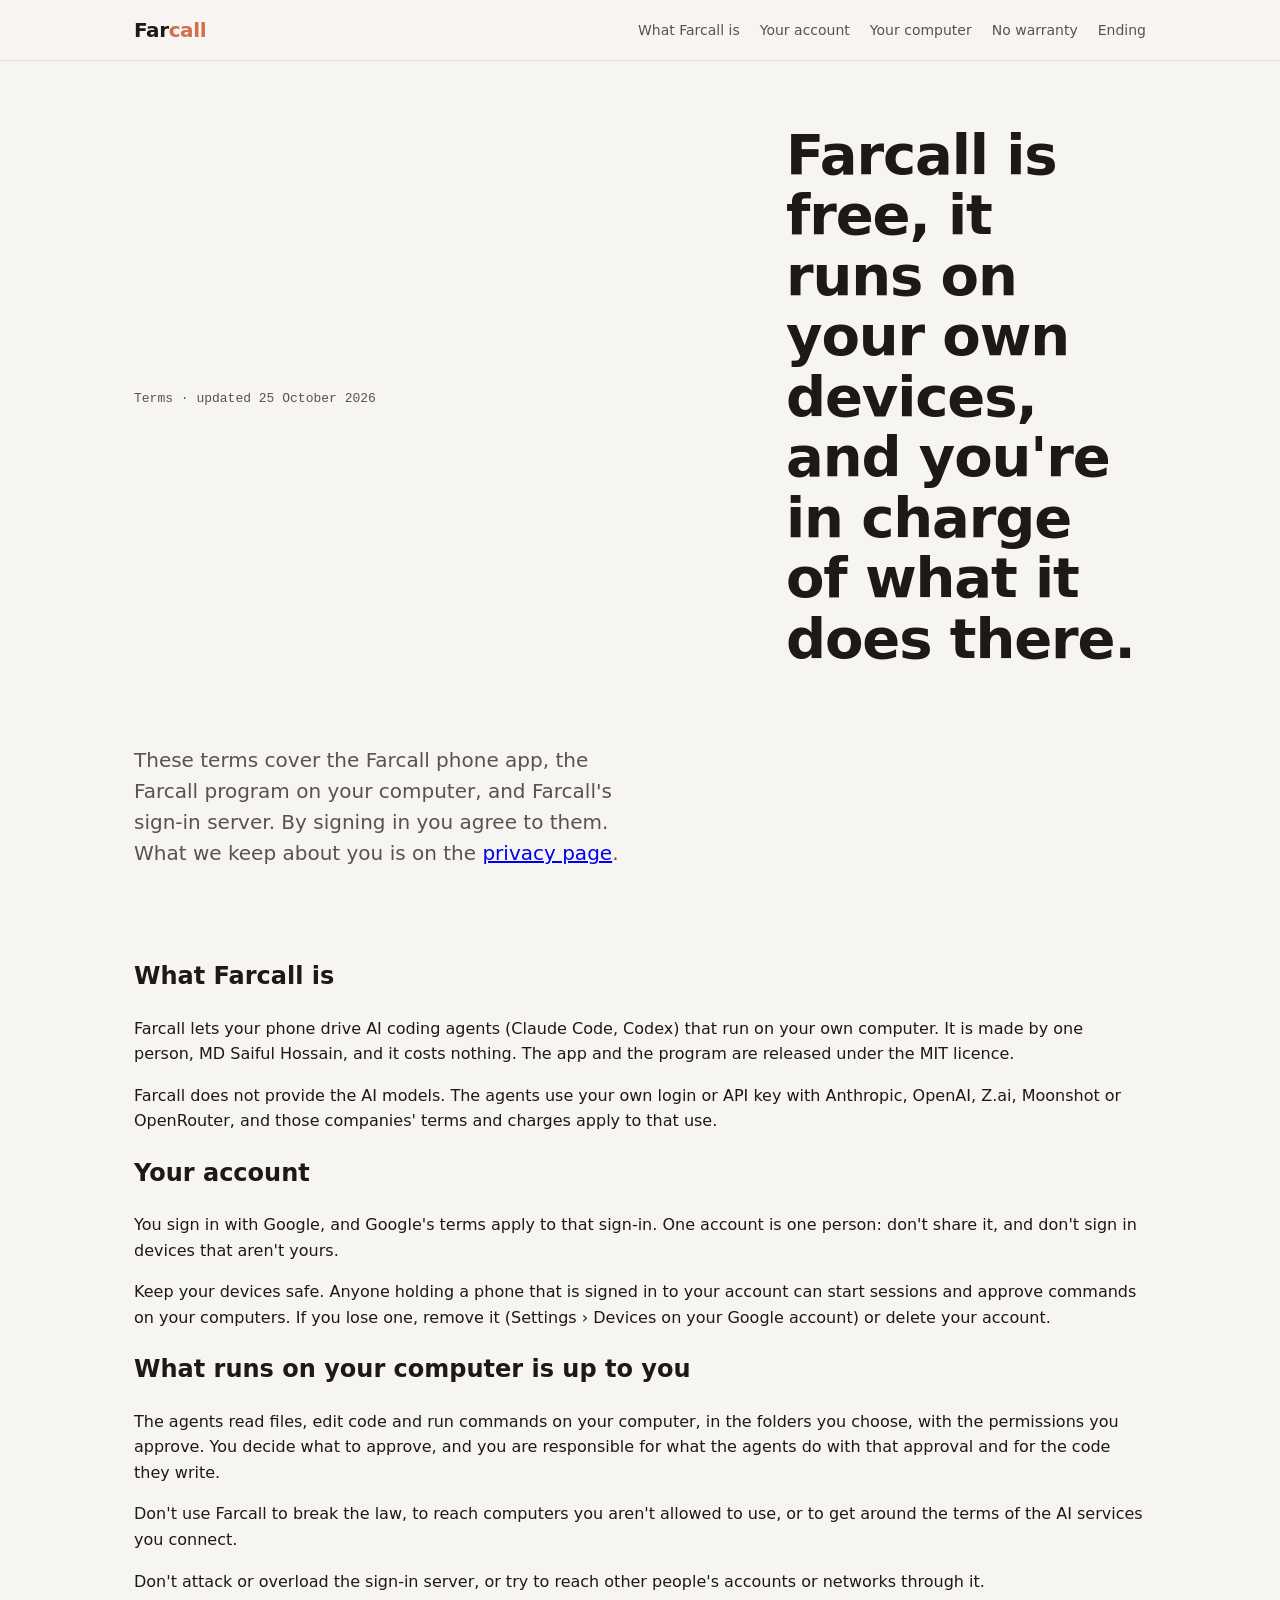
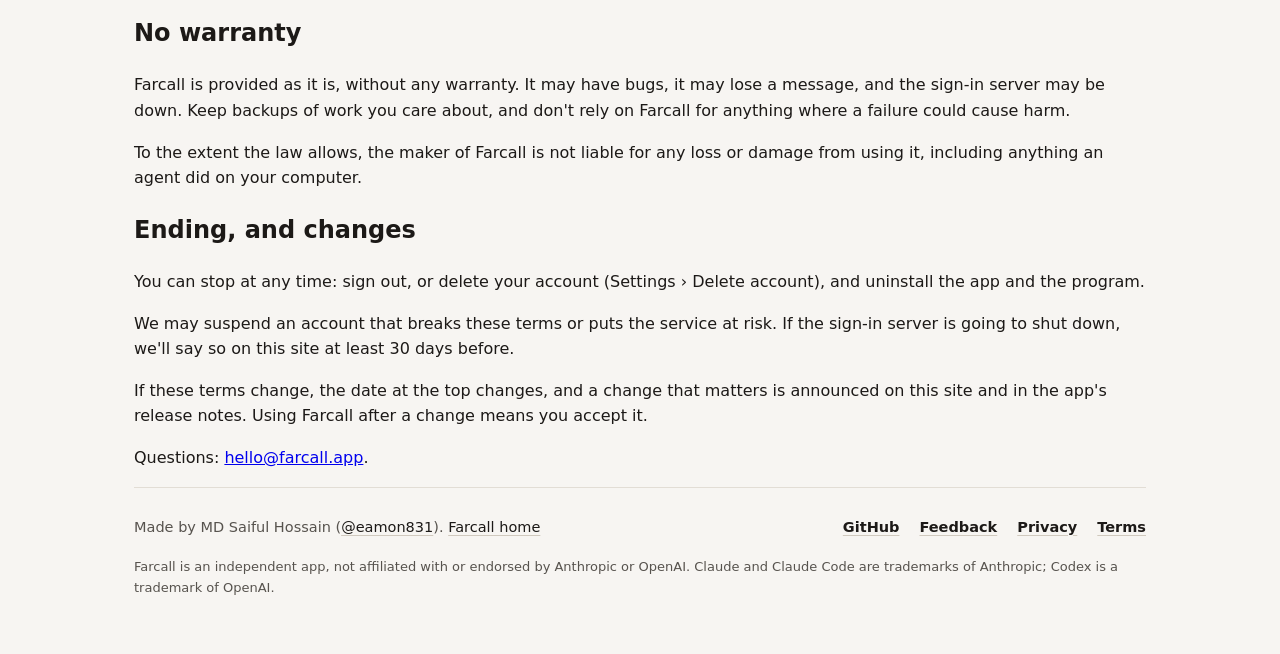
<file: terms/index.html>
<!doctype html>
<html lang="en">
<head>
<meta charset="utf-8">
<meta name="viewport" content="width=device-width, initial-scale=1">
<title>Terms · Farcall</title>
<meta name="description" content="The terms for using Farcall: the phone app, the program on your computer and the sign-in server.">
<link rel="canonical" href="https://farcall.app/terms/">
<link rel="icon" href="/images/favicon.svg" type="image/svg+xml">
<link rel="icon" href="/images/favicon-32.png" sizes="32x32" type="image/png">
<link rel="icon" href="/images/favicon-192.png" sizes="192x192" type="image/png">
<link rel="apple-touch-icon" href="/images/apple-touch-icon.png">
<meta name="theme-color" content="#1C1917">
<meta property="og:type" content="article">
<meta property="og:site_name" content="Farcall">
<meta property="og:title" content="Farcall terms">
<meta property="og:description" content="The terms for using Farcall.">
<meta property="og:url" content="https://farcall.app/terms/">
<meta property="og:image" content="https://farcall.app/images/social-card.png?v=2026-10-30b">
<meta name="twitter:card" content="summary_large_image">
<meta name="twitter:title" content="Farcall terms">
<meta name="twitter:description" content="The terms for using Farcall.">
<link rel="stylesheet" href="/site.css">
</head>
<body>

<header class="site-header">
  <div class="header-inner">
    <div class="brand-wrap">
      <a class="brand" href="/" style="text-decoration:none">Far<span>call</span></a>
    </div>
    <nav class="header-nav" aria-label="Page sections">
      <a href="#what">What Farcall is</a>
      <a href="#account">Your account</a>
      <a href="#yours">Your computer</a>
      <a href="#no-warranty">No warranty</a>
      <a href="#ending">Ending</a>
    </nav>
  </div>
</header>

<main>
  <section class="hero">
    <div class="eyebrow">Terms · updated 25 October 2026</div>
    <h1>Farcall is free, it runs on your own devices, and you're in charge of what it does there.</h1>
    <p class="lead">These terms cover the Farcall phone app, the Farcall program on your computer, and Farcall's sign-in server. By signing in you agree to them. What we keep about you is on the <a href="/privacy/">privacy page</a>.</p>
  </section>

  <section id="what">
    <h2>What Farcall is</h2>
    <p>Farcall lets your phone drive AI coding agents (Claude Code, Codex) that run on your own computer. It is made by one person, MD Saiful Hossain, and it costs nothing. The app and the program are released under the MIT licence.</p>
    <p>Farcall does not provide the AI models. The agents use your own login or API key with Anthropic, OpenAI, Z.ai, Moonshot or OpenRouter, and those companies' terms and charges apply to that use.</p>
  </section>

  <section id="account">
    <h2>Your account</h2>
    <p>You sign in with Google, and Google's terms apply to that sign-in. One account is one person: don't share it, and don't sign in devices that aren't yours.</p>
    <p>Keep your devices safe. Anyone holding a phone that is signed in to your account can start sessions and approve commands on your computers. If you lose one, remove it (Settings › Devices on your Google account) or delete your account.</p>
  </section>

  <section id="yours">
    <h2>What runs on your computer is up to you</h2>
    <p>The agents read files, edit code and run commands on your computer, in the folders you choose, with the permissions you approve. You decide what to approve, and you are responsible for what the agents do with that approval and for the code they write.</p>
    <p>Don't use Farcall to break the law, to reach computers you aren't allowed to use, or to get around the terms of the AI services you connect.</p>
    <p>Don't attack or overload the sign-in server, or try to reach other people's accounts or networks through it.</p>
  </section>

  <section id="no-warranty">
    <h2>No warranty</h2>
    <p>Farcall is provided as it is, without any warranty. It may have bugs, it may lose a message, and the sign-in server may be down. Keep backups of work you care about, and don't rely on Farcall for anything where a failure could cause harm.</p>
    <p>To the extent the law allows, the maker of Farcall is not liable for any loss or damage from using it, including anything an agent did on your computer.</p>
  </section>

  <section id="ending">
    <h2>Ending, and changes</h2>
    <p>You can stop at any time: sign out, or delete your account (Settings › Delete account), and uninstall the app and the program.</p>
    <p>We may suspend an account that breaks these terms or puts the service at risk. If the sign-in server is going to shut down, we'll say so on this site at least 30 days before.</p>
    <p>If these terms change, the date at the top changes, and a change that matters is announced on this site and in the app's release notes. Using Farcall after a change means you accept it.</p>
    <p>Questions: <a href="mailto:hello@farcall.app">hello@farcall.app</a>.</p>
  </section>

<footer>
    <span class="footer-note">Made by MD Saiful Hossain (<a href="https://github.com/eamon831">@eamon831</a>). <a href="/">Farcall home</a></span>
    <div class="footer-links">
      <a href="https://github.com/eamon831/farcall-releases">GitHub</a>
      <a href="https://github.com/eamon831/farcall-releases/issues/new/choose">Feedback</a>
      <a href="/privacy/">Privacy</a>
      <a href="/terms/">Terms</a>
    </div>
    <p class="footer-legal">Farcall is an independent app, not affiliated with or endorsed by Anthropic or OpenAI. Claude and Claude Code are trademarks of Anthropic; Codex is a trademark of OpenAI.</p>
  </footer>
</main>

<!-- Cloudflare Web Analytics (counts visits; no cookies, no personal data). The token is public by design. -->
<script type='module' src='https://static.cloudflareinsights.com/beacon.min.js' data-cf-beacon='{"token": "83fa978853154d9fa263d07489d4963b"}'></script>
<!-- End Cloudflare Web Analytics -->
</body>
</html>
</file>
<file: site.css>
:root {
    --bg: #F7F5F2;
    --bg-elevated: #FFFFFF;
    --bg-subtle: #EFECE6;
    --fg: #1C1917;
    --muted: #57534E;
    --subtle: #78716C;
    --line: #E2DDD5;
    --line-strong: #D0C9BE;
    --accent: #D2704A;
    --accent-hover: #BD5E38;
    --accent-fg: #FFFFFF;
    --accent-tint: rgba(210, 112, 74, 0.1);
    --emerald: #1F9D60;
    --emerald-bg: rgba(92, 196, 142, 0.14);
    --emerald-dot: #5CC48E;
    --code-bg: #181513;
    --code-fg: #F5F2EB;
    --code-line: #2E2925;
    --shadow-sm: 0 1px 2px rgba(28, 25, 23, 0.04);
    --shadow-md: 0 12px 32px -8px rgba(28, 25, 23, 0.08), 0 2px 6px rgba(28, 25, 23, 0.04);
    --shadow-phone: 0 24px 48px -12px rgba(28, 25, 23, 0.18), 0 4px 12px rgba(28, 25, 23, 0.08);
    --grid-color: rgba(28, 25, 23, 0.035);
  }

  @media (prefers-color-scheme: dark) {
    :root {
      --bg: #110F0E;
      --bg-elevated: #1A1715;
      --bg-subtle: #221E1B;
      --fg: #F5F2EE;
      --muted: #A8A099;
      --subtle: #787069;
      --line: #2B2623;
      --line-strong: #3B342F;
      --accent: #D2704A;
      --accent-hover: #E07E58;
      --accent-fg: #FFFFFF;
      --accent-tint: rgba(210, 112, 74, 0.15);
      --emerald: #5CC48E;
      --emerald-bg: rgba(92, 196, 142, 0.12);
      --emerald-dot: #5CC48E;
      --code-bg: #161311;
      --code-fg: #EDE8E3;
      --code-line: #2B2623;
      --shadow-sm: 0 1px 2px rgba(0, 0, 0, 0.25);
      --shadow-md: 0 16px 36px -8px rgba(0, 0, 0, 0.45);
      --shadow-phone: 0 12px 28px -10px rgba(0, 0, 0, 0.5), 0 0 0 1px rgba(255, 255, 255, 0.05);
      --grid-color: rgba(255, 255, 255, 0.025);
    }
  }

  * { box-sizing: border-box; }
  html { scroll-behavior: smooth; }

  body {
    margin: 0;
    background-color: var(--bg);
    color: var(--fg);
    font: 16px/1.6 system-ui, -apple-system, BlinkMacSystemFont, "Segoe UI", Roboto, Oxygen, Ubuntu, Cantarell, sans-serif;
    -webkit-font-smoothing: antialiased;
  }

  /* Top Header Navigation */
  .site-header {
    position: sticky;
    top: 0;
    z-index: 50;
    backdrop-filter: blur(12px);
    -webkit-backdrop-filter: blur(12px);
    background: color-mix(in srgb, var(--bg) 82%, transparent);
    border-bottom: 1px solid var(--line);
  }
  .header-inner {
    max-width: 1060px;
    margin: 0 auto;
    padding: 14px 24px;
    display: flex;
    align-items: center;
    justify-content: space-between;
    gap: 16px;
  }
  .brand-wrap {
    display: flex;
    align-items: center;
    gap: 12px;
  }
  .brand {
    font-weight: 600;
    font-size: 20px;
    letter-spacing: -0.02em;
    color: var(--fg);
    display: inline-flex;
    align-items: center;
  }
  .brand span { color: var(--accent); }
  .status-pill {
    display: inline-flex;
    align-items: center;
    gap: 8px;
    font-size: 13px;
    font-weight: 500;
    color: var(--muted);
  }
  .status-pill::before {
    content: "";
    width: 6px;
    height: 6px;
    border-radius: 50%;
    background: var(--emerald-dot);
  }
  .header-nav {
    display: flex;
    align-items: center;
    gap: 20px;
    font-size: 14px;
    font-weight: 500;
  }
  .header-nav a {
    color: var(--muted);
    text-decoration: none;
    transition: color 0.15s ease;
  }
  .header-nav a:hover { color: var(--fg); }
  @media (max-width: 600px) {
    .status-pill { display: none; }
    .header-nav { gap: 14px; font-size: 13px; }
  }

  main {
    max-width: 1060px;
    margin: 0 auto;
    padding: 64px 24px 56px;
  }

  /* Hero Section */
  .hero {
    margin: 0 auto 52px;
    text-align: center;
  }
  .hero-visual { max-width: 300px; margin: 32px auto 0; }
  .hero-visual img { width: 100%; height: auto; display: block; border-radius: 28px; box-shadow: var(--shadow-phone); }
  @media (min-width: 900px) {
    .hero {
      display: grid;
      grid-template-columns: minmax(0, 1fr) 360px;
      gap: 56px;
      align-items: center;
      text-align: left;
      margin-bottom: 64px;
    }
    .hero-visual { max-width: none; margin: 0; }
    .hero .lead { margin-left: 0; margin-right: 0; }
    .hero .buttons { justify-content: flex-start; }
    .hero .aside { text-align: left; }
  }
  .eyebrow {
    display: block;
    font-family: ui-monospace, SFMono-Regular, Menlo, Monaco, Consolas, monospace;
    font-size: 13px;
    font-weight: 500;
    color: var(--muted);
    margin-bottom: 16px;
  }
  h1 {
    font-size: clamp(32px, 5.2vw, 56px);
    line-height: 1.08;
    margin: 0 0 20px;
    letter-spacing: -0.02em;
    font-weight: 600;
    text-wrap: balance;
  }
  .lead {
    font-size: clamp(17px, 2.2vw, 20px);
    line-height: 1.55;
    color: var(--muted);
    margin: 0 auto 24px;
    max-width: 650px;
    text-wrap: balance;
  }
  .buttons {
    display: flex;
    flex-wrap: wrap;
    justify-content: center;
    gap: 12px;
    margin: 0 0 20px;
  }
  .btn {
    display: inline-flex;
    align-items: center;
    justify-content: center;
    gap: 8px;
    padding: 13px 24px;
    border-radius: 10px;
    text-decoration: none;
    font-weight: 600;
    font-size: 15px;
    border: 1px solid var(--line-strong);
    color: var(--fg);
    background: var(--bg-elevated);
    box-shadow: var(--shadow-sm);
    transition: background-color 0.15s ease, border-color 0.15s ease, color 0.15s ease;
  }
  .btn:hover {
    border-color: var(--muted);
  }
  .btn.primary {
    background: var(--accent);
    color: var(--accent-fg);
    border-color: var(--accent);
    box-shadow: none;
  }
  .btn.primary:hover {
    background: var(--accent-hover);
    border-color: var(--accent-hover);
  }
  .btn svg {
    width: 16px;
    height: 16px;
    flex-shrink: 0;
  }
  .aside {
    font-family: ui-monospace, SFMono-Regular, Menlo, Monaco, Consolas, monospace;
    font-size: 13px;
    font-style: normal;
    color: var(--subtle);
    margin: 0;
  }
  /* Links in running text: the aside's, the feature cards' and the FAQ answers' (2026-11-20). */
  .aside a, .card p a, details p a {
    color: var(--muted);
    text-decoration: underline;
    text-underline-offset: 3px;
    text-decoration-color: var(--line);
  }
  .aside a:hover, .card p a:hover, details p a:hover { color: var(--fg); }

  /* Phone Showcase Stage */
  .showcase {
    position: relative;
    background: linear-gradient(180deg, var(--bg-elevated) 0%, var(--bg-subtle) 100%);
    border: 1px solid var(--line);
    border-radius: 24px;
    padding: 32px;
    margin: 0 0 72px;
    box-shadow: none;
  }
  .shots {
    display: grid;
    grid-template-columns: repeat(4, 1fr);
    gap: 20px;
    align-items: start;
  }
  @media (max-width: 1100px) and (min-width: 761px) {
    .shots { grid-template-columns: repeat(3, 1fr); gap: 24px; }
  }
  .shot-item {
    display: flex;
    flex-direction: column;
    align-items: center;
    gap: 14px;
  }
  .shots picture {
    display: block;
    width: 100%;
    max-width: 280px;
  }
  .shots img {
    width: 100%;
    height: auto;
    display: block;
    border-radius: 20px;
    box-shadow: var(--shadow-phone);
  }
  .shot-label {
    display: block;
    text-align: center;
    font-family: ui-monospace, SFMono-Regular, Menlo, monospace;
    font-size: 13px;
    color: var(--muted);
  }

  @media (max-width: 760px) {
    .showcase { padding: 20px 14px; border-radius: 18px; }
    .shots {
      display: flex;
      overflow-x: auto;
      scroll-snap-type: x mandatory;
      gap: 16px;
      padding-bottom: 8px;
      -webkit-overflow-scrolling: touch;
    }
    .shot-item {
      flex: 0 0 78%;
      max-width: 270px;
      scroll-snap-align: center;
    }
  }

  /* Section Headers */
  .section-head {
    margin: 0 0 24px;
    display: flex;
    flex-direction: column;
    gap: 4px;
  }
  .section-kicker {
    font-family: ui-monospace, SFMono-Regular, Menlo, monospace;
    font-size: 13px;
    font-weight: 500;
    color: var(--muted);
  }
  h3, .section-title {
    font-size: clamp(22px, 3vw, 28px);
    line-height: 1.2;
    font-weight: 600;
    letter-spacing: -0.01em;
    margin: 0;
    color: var(--fg);
  }

  /* Architecture Diagram */
  .arch-section {
    margin: 0 0 72px;
  }
  .demo-video video {
    display: block;
    width: 100%;
    height: auto;
    background: #000;
  }
  /* The diagram SVGs carry their own light/dark background (images/diagram-*.svg). */
  figure {
    margin: 0;
    border: 1px solid var(--line-strong);
    border-radius: 18px;
    overflow: hidden;
    box-shadow: var(--shadow-sm);
  }
  figure img {
    width: 100%;
    height: auto;
    display: block;
  }

  /* Features Grid */
  .features-section {
    margin: 0 0 72px;
  }
  .grid {
    display: grid;
    grid-template-columns: repeat(2, 1fr);
    gap: 18px;
  }
  @media (max-width: 680px) {
    .grid { grid-template-columns: 1fr; }
  }
  .card {
    background: var(--bg-elevated);
    border: 1px solid var(--line);
    border-radius: 16px;
    padding: 26px;
    box-shadow: var(--shadow-sm);
    display: flex;
    flex-direction: column;
    gap: 10px;
    transition: border-color 0.15s ease;
  }
  .card:hover {
    border-color: var(--line-strong);
  }
  .card-icon {
    width: 36px;
    height: 36px;
    border-radius: 10px;
    background: var(--bg-subtle);
    border: 1px solid var(--line);
    color: var(--muted);
    display: inline-flex;
    align-items: center;
    justify-content: center;
    margin-bottom: 4px;
  }
  .card:nth-child(2) .card-icon,
  .card:nth-child(3) .card-icon {
    background: var(--emerald-bg);
    border-color: color-mix(in srgb, var(--emerald) 28%, transparent);
    color: var(--emerald);
  }
  .card-icon svg {
    width: 18px;
    height: 18px;
  }
  .card h2 {
    font-size: 19px;
    font-weight: 500;
    letter-spacing: 0;
    margin: 0;
  }
  .card p {
    margin: 0;
    color: var(--muted);
    font-size: 15.5px;
    line-height: 1.6;
  }

  /* Get Started / Setup Steps */
  .setup-section {
    margin: 0 0 72px;
  }
  ol.steps {
    list-style: none;
    counter-reset: step-counter;
    padding: 0;
    margin: 0;
    display: flex;
    flex-direction: column;
    gap: 16px;
  }
  ol.steps > li {
    counter-increment: step-counter;
    background: var(--bg-elevated);
    border: 1px solid var(--line);
    border-radius: 16px;
    padding: 22px 24px 22px 64px;
    position: relative;
    box-shadow: var(--shadow-sm);
    font-size: 16px;
    color: var(--fg);
  }
  ol.steps > li::before {
    content: counter(step-counter);
    position: absolute;
    left: 20px;
    top: 22px;
    width: 30px;
    height: 30px;
    border-radius: 8px;
    background: var(--accent-tint);
    border: 1px solid color-mix(in srgb, var(--accent) 35%, transparent);
    color: var(--accent);
    font-family: ui-monospace, SFMono-Regular, Menlo, monospace;
    font-weight: 600;
    font-size: 14px;
    display: flex;
    align-items: center;
    justify-content: center;
  }
  .step-title {
    font-weight: 500;
    display: block;
    margin-bottom: 12px;
  }
  .cmd-list {
    display: flex;
    flex-direction: column;
    gap: 10px;
    margin-top: 8px;
  }
  .cmd-row {
    background: var(--code-bg);
    border: 1px solid var(--code-line);
    border-radius: 10px;
    padding: 10px 14px;
    display: flex;
    align-items: center;
    justify-content: space-between;
    gap: 12px;
    overflow-x: auto;
  }
  .cmd-content {
    display: flex;
    flex-direction: column;
    gap: 4px;
    min-width: 0;
    flex: 1;
  }
  .os-label {
    font-family: ui-monospace, SFMono-Regular, Menlo, monospace;
    font-size: 11.5px;
    font-weight: 600;
    color: #A8A099;
    letter-spacing: 0.02em;
  }
  code {
    font: 13.5px/1.45 ui-monospace, SFMono-Regular, Menlo, Monaco, Consolas, monospace;
    color: var(--code-fg);
    background: transparent;
    border: none;
    padding: 0;
    white-space: nowrap;
    overflow-x: auto;
    display: block;
  }
  #use code {
    display: inline;
    white-space: normal;
    color: inherit;
    font-size: 0.92em;
    font-weight: 600;
  }
  .copy-btn {
    flex-shrink: 0;
    background: rgba(255, 255, 255, 0.07);
    border: 1px solid rgba(255, 255, 255, 0.14);
    color: #E5E0D8;
    font: 500 12px/1 system-ui, -apple-system, sans-serif;
    padding: 7px 11px;
    border-radius: 6px;
    cursor: pointer;
    transition: background-color 0.15s ease, border-color 0.15s ease, color 0.15s ease;
  }
  .copy-btn:hover {
    background: rgba(255, 255, 255, 0.14);
    color: #FFFFFF;
  }
  .copy-btn.copied {
    background: rgba(92, 196, 142, 0.2);
    border-color: #5CC48E;
    color: #5CC48E;
  }

  @media (max-width: 560px) {
    ol.steps > li {
      padding: 56px 16px 18px 16px;
    }
    ol.steps > li::before {
      left: 16px;
      top: 16px;
    }
    .cmd-row {
      flex-direction: column;
      align-items: stretch;
    }
    code {
      white-space: pre-wrap;
      word-break: break-all;
    }
    .copy-btn {
      align-self: flex-end;
    }
  }

  /* FAQ Section */
  .faq-section {
    margin: 0 0 72px;
  }
  .faq {
    display: flex;
    flex-direction: column;
    gap: 10px;
  }
  details {
    background: var(--bg-elevated);
    border: 1px solid var(--line);
    border-radius: 12px;
    padding: 0;
    transition: border-color 0.15s ease;
  }
  details:hover {
    border-color: var(--line-strong);
  }
  details[open] {
    border-color: var(--line-strong);
    box-shadow: var(--shadow-sm);
  }
  summary {
    cursor: pointer;
    font-weight: 500;
    font-size: 16px;
    padding: 16px 20px;
    list-style: none;
    display: flex;
    align-items: center;
    justify-content: space-between;
    gap: 16px;
  }
  summary::-webkit-details-marker { display: none; }
  summary::after {
    content: "+";
    font-family: ui-monospace, SFMono-Regular, Menlo, monospace;
    font-size: 18px;
    font-weight: 500;
    color: var(--muted);
    width: 24px;
    height: 24px;
    border-radius: 6px;
    background: var(--bg-subtle);
    display: inline-flex;
    align-items: center;
    justify-content: center;
    flex-shrink: 0;
    transition: color 0.15s ease;
  }
  details[open] summary::after {
    content: "−";
    color: var(--accent);
  }
  details p {
    margin: 0;
    padding: 0 20px 18px;
    color: var(--muted);
    font-size: 15.5px;
    line-height: 1.6;
    border-top: 1px solid var(--line);
    padding-top: 14px;
  }

  /* Footer */
  footer {
    border-top: 1px solid var(--line);
    padding-top: 28px;
    color: var(--muted);
    font-size: 14.5px;
    display: flex;
    flex-wrap: wrap;
    align-items: center;
    justify-content: space-between;
    gap: 18px;
  }
  .footer-note {
    max-width: 680px;
  }
  .footer-legal {
    flex-basis: 100%;
    margin: 0;
    font-size: 13px;
  }
  .footer-links {
    display: flex;
    gap: 20px;
    font-weight: 600;
  }
  footer a {
    color: var(--fg);
    text-decoration: underline;
    text-decoration-color: var(--line-strong);
    text-underline-offset: 3px;
    transition: color 0.15s ease, text-decoration-color 0.15s ease;
  }
  footer a:hover {
    color: var(--accent);
    text-decoration-color: var(--accent);
  }
  @media (max-width: 640px) { .workflow-figure { overflow-x: auto; } .workflow-figure img { min-width: 900px; } }
</file>
